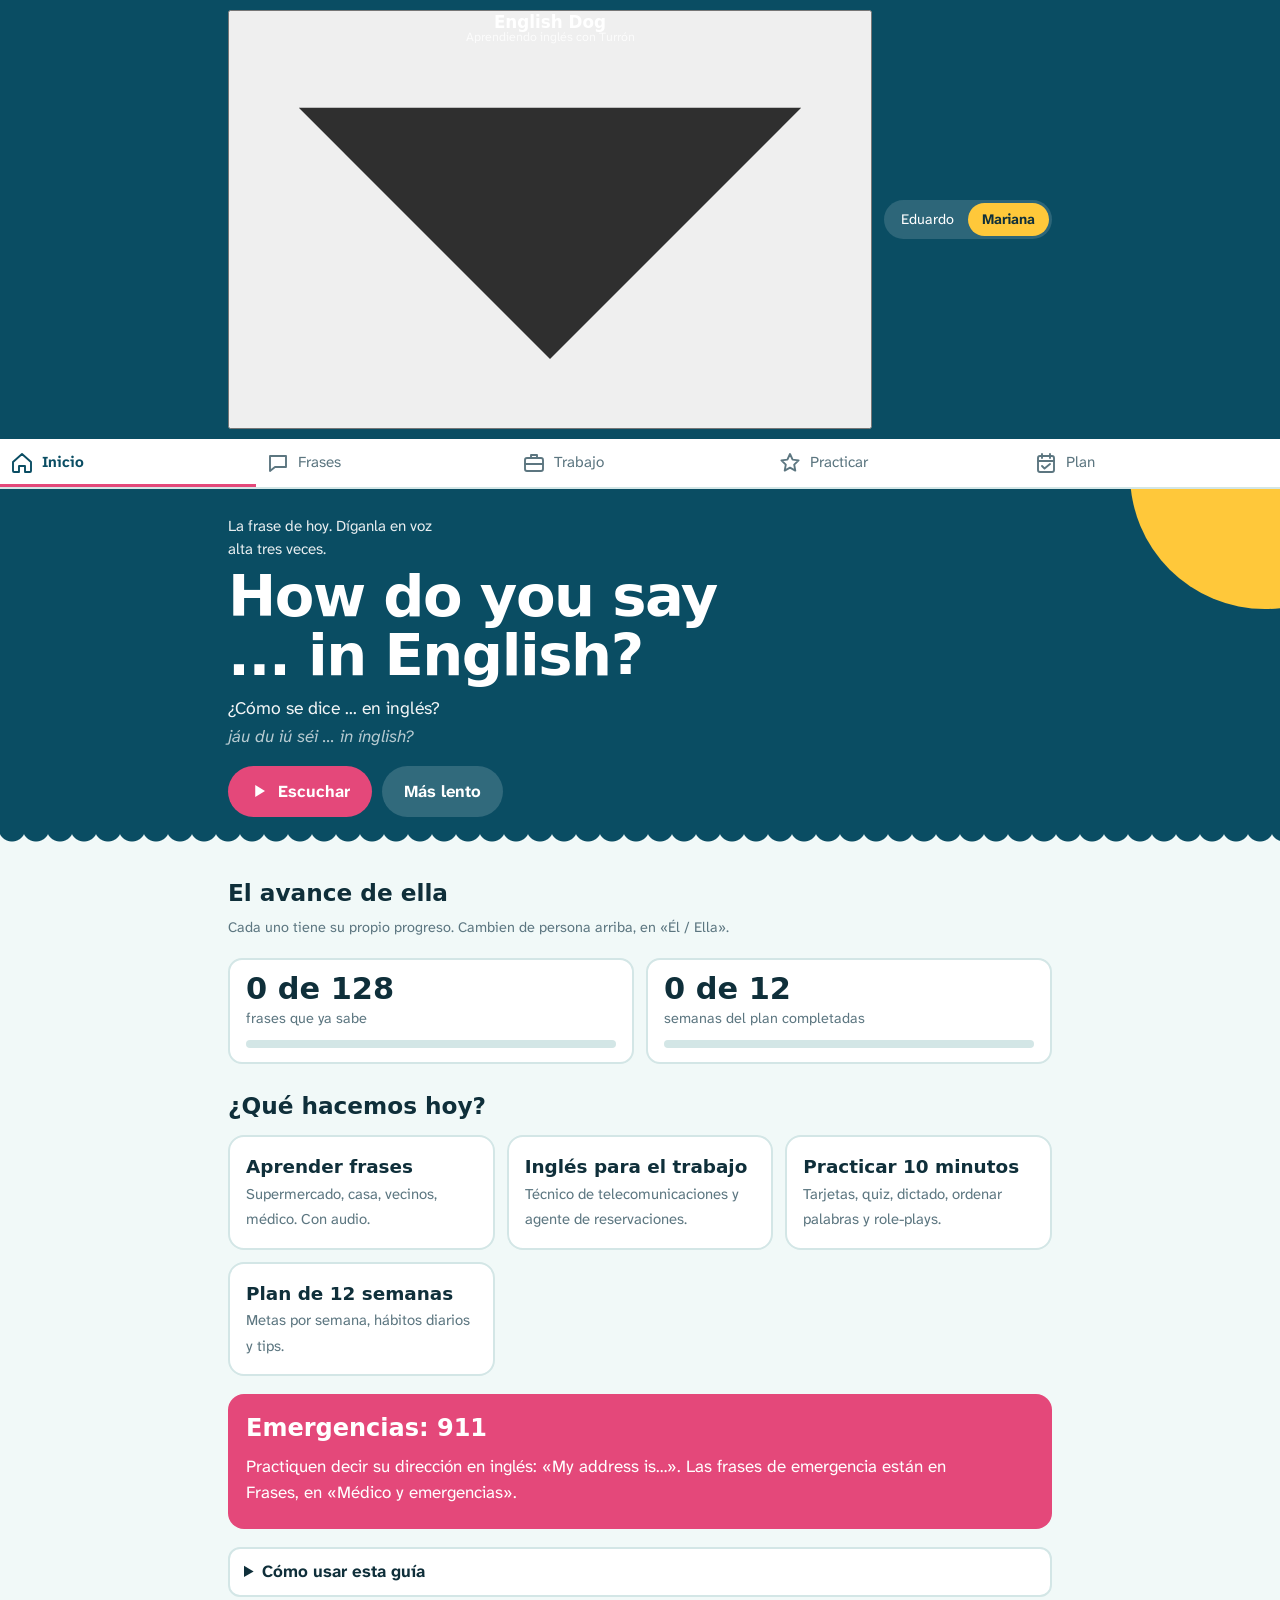
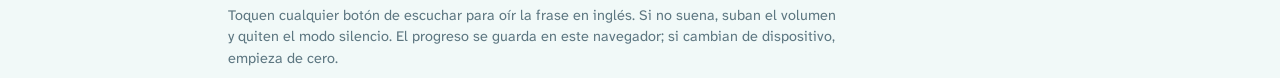
<file: src/base.html>
<!DOCTYPE html>
<html lang="es">
<head>
<meta charset="utf-8">
<meta name="viewport" content="width=device-width, initial-scale=1, viewport-fit=cover">
<title>English Dog: aprendiendo inglés con Turrón</title>
<meta name="theme-color" media="(prefers-color-scheme: light)" content="#5A2F0E">
<meta name="theme-color" media="(prefers-color-scheme: dark)" content="#8A4B17">
<meta name="color-scheme" content="light dark">
<link rel="icon" href="icons/icon-192.png">
<link rel="preconnect" href="https://fonts.googleapis.com">
<link href="https://fonts.googleapis.com/css2?family=Lexend:wght@500;600;700&family=Atkinson+Hyperlegible+Next:ital,wght@0,400;0,700;1,400&display=swap" rel="stylesheet">
<style>
:root{
  --foam:#F1F9F8; --paper:#FFFFFF; --ink:#0F2F3A; --soft:#5C7680; --line:#D3E6E6;
  --lagoon:#0B8A99; --deep:#0A4D63; --flamingo:#E4487A; --sun:#FFC83A; --aloe:#2F8F5B;
  --lagoon-t:#DDF2F3; --flamingo-t:#FCE4EC; --sun-t:#FFF3CF; --aloe-t:#DFF2E6;
  --display:"Bricolage Grotesque",system-ui,sans-serif; --body:"Atkinson Hyperlegible Next","Atkinson Hyperlegible",system-ui,sans-serif;
}
*{box-sizing:border-box}
html{scroll-behavior:smooth}
body{margin:0;background:var(--foam);color:var(--ink);font-family:var(--body);font-size:17px;line-height:1.5;padding-bottom:84px}
button{font:inherit;color:inherit;cursor:pointer}
button:focus-visible,input:focus-visible,select:focus-visible,textarea:focus-visible,summary:focus-visible{outline:3px solid var(--flamingo);outline-offset:2px}
h1,h2,h3{font-family:var(--display);line-height:1.12;margin:0}
h1{font-size:clamp(1.9rem,6vw,2.9rem);font-weight:800;letter-spacing:-.02em}
h2{font-size:1.45rem;font-weight:700;margin:1.8rem 0 .7rem}
h3{font-size:1.1rem;font-weight:700;color:var(--deep);margin:1.5rem 0 .5rem}
p{margin:.5rem 0;max-width:68ch}
.wrap{max-width:860px;margin:0 auto;padding:0 18px}

/* top bar */
.top{position:sticky;top:0;z-index:20;background:var(--deep);color:#fff}
.top .wrap{display:flex;align-items:center;gap:12px;padding-top:10px;padding-bottom:10px}
.brand{font-family:var(--display);font-weight:800;font-size:1.05rem;flex:1;line-height:1.1}
.brand small{display:block;font-family:var(--body);font-weight:400;font-size:.78rem;opacity:.8}
.who{display:flex;background:rgba(255,255,255,.14);border-radius:999px;padding:3px}
.who button{border:0;background:none;color:#fff;padding:6px 14px;border-radius:999px;font-size:.9rem}
.who button[aria-pressed=true]{background:var(--sun);color:var(--ink);font-weight:700}

/* tabs */
.tabs{position:fixed;left:0;right:0;bottom:0;z-index:30;background:var(--paper);border-top:2px solid var(--line);display:flex;justify-content:center}
.tabs button{flex:1;max-width:150px;border:0;background:none;padding:9px 4px 11px;font-size:.78rem;color:var(--soft);display:flex;flex-direction:column;align-items:center;gap:2px}
.tabs svg{width:24px;height:24px;stroke:currentColor;fill:none;stroke-width:1.9;stroke-linecap:round;stroke-linejoin:round}
.tabs button[aria-current=page]{color:var(--deep);font-weight:700;box-shadow:inset 0 3px 0 var(--flamingo)}

/* hero */
.hero{background:var(--deep);color:#fff;position:relative;overflow:hidden;padding:26px 0 34px}
.hero::before{content:"";position:absolute;right:-120px;top:-150px;width:270px;height:270px;border-radius:50%;background:var(--sun)}
.hero::after{content:"";position:absolute;left:0;right:0;bottom:-1px;height:18px;background:
  radial-gradient(circle at 12px -6px,transparent 13px,var(--foam) 14px) 0 0/24px 18px repeat-x}
.hero .wrap{position:relative}
.hero .kicker{font-size:.95rem;opacity:.9;margin:0 0 8px;max-width:22ch}
.daily{font-family:var(--display);font-weight:800;font-size:clamp(2rem,8vw,3.6rem);line-height:1.02;letter-spacing:-.025em;margin:0 0 10px;max-width:14ch;text-wrap:balance}
.daily-es{font-size:1.1rem;margin:0;opacity:.95}
.daily-pr{font-style:italic;opacity:.7;margin:2px 0 16px}
.bigplay{display:inline-flex;align-items:center;gap:10px;border:0;background:var(--flamingo);color:#fff;font-weight:700;padding:13px 22px;border-radius:999px;font-size:1.05rem}
.bigplay.ghost{background:rgba(255,255,255,.16)}
.row{display:flex;gap:10px;flex-wrap:wrap}

/* generic pieces */
.btn{border:2px solid var(--deep);background:var(--paper);color:var(--deep);font-weight:700;padding:10px 18px;border-radius:999px}
.btn.fill{background:var(--deep);color:#fff}
.btn.pink{background:var(--flamingo);border-color:var(--flamingo);color:#fff}
.btn.small{padding:6px 12px;font-size:.88rem}
.btn:disabled{opacity:.4;cursor:default}
.stats{display:grid;grid-template-columns:repeat(auto-fit,minmax(150px,1fr));gap:12px;margin:20px 0}
.stat{background:var(--paper);border:2px solid var(--line);border-radius:14px;padding:14px 16px}
.stat b{font-family:var(--display);font-size:1.9rem;display:block;line-height:1}
.stat span{color:var(--soft);font-size:.9rem}
.meter{height:8px;border-radius:9px;background:var(--line);margin-top:10px;overflow:hidden}
.meter i{display:block;height:100%;background:var(--aloe);border-radius:9px}
.box{border-left:6px solid var(--lagoon);background:var(--lagoon-t);border-radius:4px 14px 14px 4px;padding:12px 16px;margin:14px 0}
.box.tip{border-color:var(--sun);background:var(--sun-t)}
.box.warn{border-color:var(--flamingo);background:var(--flamingo-t)}
.box strong.t{display:block;font-family:var(--display);margin-bottom:2px}
ul.bl{padding-left:1.2rem;margin:.5rem 0}
ul.bl li{margin:.35rem 0;max-width:68ch}

.chips{display:flex;gap:8px;overflow-x:auto;padding:14px 18px;margin:0 -18px;scrollbar-width:thin}
.chips button{white-space:nowrap;border:2px solid var(--line);background:var(--paper);border-radius:999px;padding:8px 15px;font-size:.93rem}
.chips button[aria-pressed=true]{background:var(--ink);border-color:var(--ink);color:#fff;font-weight:700}

/* phrase rows */
.phr{background:var(--paper);border:2px solid var(--line);border-radius:14px;margin:8px 0;display:grid;grid-template-columns:auto 1fr auto;gap:4px 12px;padding:11px 12px;align-items:start}
.phr.known{border-color:var(--aloe);background:var(--aloe-t)}
.play{width:44px;height:44px;border-radius:50%;border:0;background:var(--lagoon);color:#fff;display:grid;place-items:center;flex:none}
.play svg{width:18px;height:18px;fill:currentColor}
.play.speaking{background:var(--flamingo)}
.phr .en{font-weight:700;font-size:1.08rem}
.phr .pr{font-style:italic;color:var(--soft);font-size:.92rem}
.phr .es{font-size:.98rem}
.phr .side{display:flex;flex-direction:column;gap:6px;align-items:center}
.slow{border:0;background:none;font-size:.82rem;color:var(--lagoon);text-decoration:underline;padding:8px 4px}
.know{width:42px;height:42px;border-radius:10px;border:2px solid var(--line);background:var(--paper);display:grid;place-items:center;font-weight:700;color:transparent}
.known .know{background:var(--aloe);border-color:var(--aloe);color:#fff}
.vgrid{display:grid;grid-template-columns:repeat(auto-fill,minmax(210px,1fr));gap:8px;margin:8px 0}
.v{text-align:left;border:2px solid var(--line);background:var(--paper);border-radius:12px;padding:8px 12px;display:flex;flex-direction:column}
.v b{font-size:1rem}.v span{color:var(--soft);font-size:.9rem}
.v.speaking{border-color:var(--flamingo)}
.dlg{background:var(--paper);border:2px solid var(--deep);border-radius:16px;padding:14px;margin:16px 0}
.dlg h4{font-family:var(--display);margin:0 0 8px;font-size:1.05rem;display:flex;justify-content:space-between;align-items:center;gap:8px;flex-wrap:wrap}
.ln{display:grid;grid-template-columns:auto 1fr;gap:10px;padding:7px 0;border-top:1px dashed var(--line)}
.ln .play{width:36px;height:36px}
.ln .whoL{font-size:.8rem;color:var(--flamingo);font-weight:700}
.ln .es{color:var(--soft);font-size:.93rem}
.hide-es .ln .es{visibility:hidden}
table.t{width:100%;border-collapse:collapse;margin:10px 0;background:var(--paper);border-radius:12px;overflow:hidden}
table.t td{padding:10px 12px;border-bottom:1px solid var(--line);vertical-align:top}
table.t td:first-child{font-weight:700;width:30%}

/* practice */
.modes{display:grid;grid-template-columns:repeat(auto-fit,minmax(230px,1fr));gap:12px;margin:16px 0}
.mode{text-align:left;border:2px solid var(--line);background:var(--paper);border-radius:16px;padding:16px}
.mode b{font-family:var(--display);font-size:1.15rem;display:block}
.mode span{color:var(--soft);font-size:.93rem}
@media (hover:hover) and (pointer:fine){.mode:hover{border-color:var(--lagoon)}}
.mode i{font-style:normal;display:inline-block;width:38px;height:38px;border-radius:11px;margin-bottom:8px;display:grid;place-items:center;font-weight:800;font-family:var(--display)}
.stage{background:var(--paper);border:2px solid var(--deep);border-radius:20px;padding:22px;margin:16px 0;text-align:center}
.stage .q{font-family:var(--display);font-size:clamp(1.4rem,5vw,2rem);font-weight:700;margin:10px 0 4px;text-wrap:balance}
.stage .sub{color:var(--soft);margin:0 0 14px}
.opts{display:grid;gap:9px;margin:14px 0;text-align:left}
.opt{border:2px solid var(--line);background:var(--foam);border-radius:12px;padding:12px 14px;text-align:left}
.opt.ok{border-color:var(--aloe);background:var(--aloe-t);font-weight:700}
.opt.bad{border-color:var(--flamingo);background:var(--flamingo-t)}
.words{display:flex;flex-wrap:wrap;gap:8px;justify-content:center;min-height:52px;padding:8px;border-radius:12px}
.words.ans{border:2px dashed var(--line);margin-bottom:10px}
.w{border:2px solid var(--deep);background:var(--paper);border-radius:10px;padding:7px 13px;font-weight:700}
.fb{font-weight:700;min-height:1.6em;margin:10px 0}
.fb.ok{color:var(--aloe)}.fb.bad{color:var(--flamingo)}
.card{perspective:1000px;margin:12px auto;max-width:460px}
.card button{width:100%;min-height:210px;border:2px solid var(--deep);border-radius:20px;background:var(--sun-t);padding:22px;font-size:1rem}
.card.flip button{background:var(--lagoon-t)}
.inp{font:inherit;border:2px solid var(--line);border-radius:10px;padding:9px 12px;background:#fff;color:var(--ink);max-width:100%}
.inp.ok{border-color:var(--aloe);background:var(--aloe-t)}
.inp.bad{border-color:var(--flamingo);background:var(--flamingo-t)}
.inp.s{width:6.5em;padding:4px 8px}
.ex{background:var(--paper);border:2px solid var(--line);border-radius:16px;padding:14px 16px;margin:14px 0}
.ex ol{padding-left:1.3rem;margin:.4rem 0}.ex li{margin:.6rem 0}
.ex .inp.w100{width:100%;margin-top:4px}
details{background:var(--paper);border:2px solid var(--line);border-radius:12px;padding:10px 14px;margin:8px 0}
summary{font-weight:700;cursor:pointer}
select.inp{padding-right:28px}
.bar{display:flex;gap:10px;align-items:center;flex-wrap:wrap;margin:12px 0}
.spell{font-family:var(--display);font-size:2.4rem;font-weight:800;letter-spacing:.08em}

/* plan */
.wk{display:grid;grid-template-columns:auto 1fr;gap:12px;background:var(--paper);border:2px solid var(--line);border-radius:14px;padding:12px 14px;margin:8px 0;align-items:start;cursor:pointer}
.wk.done{border-color:var(--aloe);background:var(--aloe-t)}
.wk input{width:24px;height:24px;accent-color:var(--aloe);margin-top:3px}
.wk b{font-family:var(--display)}
.wk small{display:block;color:var(--soft);font-size:.9rem}
.trk{width:100%;border-collapse:collapse;background:var(--paper);border-radius:12px;overflow:hidden}
.trk th,.trk td{padding:8px 4px;border-bottom:1px solid var(--line);text-align:center;font-size:.92rem}
.trk td:first-child,.trk th:first-child{text-align:left;padding-left:12px}
.trk input{width:22px;height:22px;accent-color:var(--lagoon)}
.sos{background:var(--flamingo);color:#fff;border-radius:16px;padding:16px 18px;margin:18px 0}
.sos b{font-family:var(--display);font-size:1.5rem}
.note{color:var(--soft);font-size:.9rem}
@media (min-width:760px){
  body{padding-bottom:0;padding-top:0}
  .tabs{position:sticky;top:0;bottom:auto;border-top:0;border-bottom:2px solid var(--line);order:-1}
  .tabs button{flex-direction:row;gap:8px;font-size:.95rem;padding:12px 10px;max-width:none}
  .tabs button[aria-current=page]{box-shadow:inset 0 -3px 0 var(--flamingo)}
  .top{position:static}
}
@media (prefers-reduced-motion:reduce){html{scroll-behavior:auto}}
.tabs{padding-bottom:env(safe-area-inset-bottom,0)}
button,summary,label{-webkit-tap-highlight-color:transparent;touch-action:manipulation}
html{-webkit-text-size-adjust:100%}
</style>
</head>
<body>
<header class="top"><div class="wrap">
  <button class="brand" id="petBtn" type="button" aria-haspopup="dialog" aria-label="Cambiar de mascota"><span class="logo"></span><span>English Dog<small>Aprendiendo inglés con <span class="petname">Turrón</span><svg class="chev" viewBox="0 0 10 6" aria-hidden="true"><path d="M1 1l4 4 4-4"/></svg></small></span></button>
  <div class="who" role="group" aria-label="¿Quién estudia ahora?">
    <button data-who="el">Eduardo</button><button data-who="ella">Mariana</button>
  </div>
</div></header>
<nav class="tabs" aria-label="Secciones">
  <button data-tab="inicio"><svg viewBox="0 0 24 24"><path d="M3 11l9-8 9 8v9a1 1 0 0 1-1 1h-5v-6H9v6H4a1 1 0 0 1-1-1z"/></svg>Inicio</button>
  <button data-tab="frases"><svg viewBox="0 0 24 24"><path d="M4 5h16v11H9l-5 4z"/></svg>Frases</button>
  <button data-tab="trabajo"><svg viewBox="0 0 24 24"><rect x="3" y="7" width="18" height="13" rx="2"/><path d="M9 7V4h6v3M3 13h18"/></svg>Trabajo</button>
  <button data-tab="practicar"><svg viewBox="0 0 24 24"><path d="M12 3l2.6 5.6 6 .8-4.4 4.2 1.1 6-5.3-3-5.3 3 1.1-6L3.4 9.4l6-.8z"/></svg>Practicar</button>
  <button data-tab="plan"><svg viewBox="0 0 24 24"><rect x="4" y="5" width="16" height="16" rx="2"/><path d="M8 3v4M16 3v4M4 10h16M8 15l2.5 2.5L16 13"/></svg>Plan</button>
</nav>
<main id="view"></main>

<script id="data" type="application/json">{"rec": [{"t": "h1", "title": "Bienvenidos", "sub": "Cómo usar esta guía (léanla juntos primero)"}, {"t": "p", "text": "Esta guía está hecha para dos personas que acaban de llegar a Aruba y necesitan comunicarse en inglés <b>desde ya<\/b>: en el supermercado, con los vecinos, en el banco y, sobre todo, en el trabajo. No es un libro de gramática: es una caja de herramientas para hablar."}, {"t": "p", "text": "En Aruba los idiomas oficiales son el papiamento y el neerlandés, pero el inglés y el español se usan muchísimo, sobre todo en turismo, servicio al cliente y comercio. Eso es una ventaja: van a escuchar inglés todos los días y mucha gente tendrá paciencia con ustedes."}, {"t": "h2", "title": "Cómo está organizada"}, {"t": "bullets", "items": ["<b>Parte 1 – Tips para aprender rápido:<\/b> hábitos que funcionan para adultos ocupados.", "<b>Parte 2 – Pronunciación:<\/b> los errores típicos de los hispanohablantes y cómo corregirlos.", "<b>Parte 3 – Gramática mínima:<\/b> solo lo necesario para armar frases.", "<b>Parte 4 – Situaciones del día a día:<\/b> supermercado, casa, vecinos, banco, médico, transporte, restaurante y emergencias.", "<b>Parte 5 – Inglés para el trabajo:<\/b> una sección para el técnico de telecomunicaciones y otra para la agente de reservaciones.", "<b>Parte 6 – Ejercicios y juegos en pareja<\/b>, con respuestas al final.", "<b>Parte 7 – Plan de 12 semanas<\/b> y hoja de seguimiento."]}, {"t": "h2", "title": "Cómo leer la columna «Cómo suena»"}, {"t": "p", "text": "Para ayudarles al principio, muchas frases traen una pronunciación aproximada escrita «a la española». Es una muleta, no una regla: no es exacta. Úsenla para arrancar y luego escuchen el audio real (Google Translate, un diccionario en línea o YouTube) y repitan imitando."}, {"t": "box", "kind": "tip", "title": "★ Antes de empezar", "items": ["Lean esta guía con un lápiz en la mano. Marquen las frases que usan cada semana y tachen las que ya dicen sin pensar. Ver el progreso motiva muchísimo."]}, {"t": "h1", "title": "Parte 1 · Tips para aprender más rápido", "sub": "Hábitos pequeños, todos los días, valen más que horas sueltas el fin de semana"}, {"t": "box", "kind": "warn", "title": "♥ La ventaja de aprender en pareja", "items": ["Ustedes tienen algo que los estudiantes solos no tienen: un compañero de práctica en casa. Úsenlo. Corríjanse con cariño, hagan los role-plays de esta guía y compitan sanamente (¿quién aprende más palabras esta semana?)."]}, {"t": "h1", "title": "Parte 2 · Pronunciación para hispanohablantes", "sub": "Los 8 errores más comunes y cómo arreglarlos"}, {"t": "h2", "title": "El alfabeto en inglés (¡vital para deletrear nombres!)"}, {"t": "p", "text": "En el trabajo de reservaciones y en el técnico van a deletrear nombres, correos y números de serie todo el tiempo. Aprendan el alfabeto y el código fonético internacional:"}, {"t": "vocab", "rows": [["A – ei", "Alpha"], ["B – bi", "Bravo"], ["C – si", "Charlie"], ["D – di", "Delta"], ["E – i", "Echo"], ["F – ef", "Foxtrot"], ["G – dyi", "Golf"], ["H – eich", "Hotel"], ["I – ai", "India"], ["J – dyei", "Juliet"], ["K – kei", "Kilo"], ["L – el", "Lima"], ["M – em", "Mike"], ["N – en", "November"], ["O – ou", "Oscar"], ["P – pi", "Papa"], ["Q – kiu", "Quebec"], ["R – ar", "Romeo"], ["S – es", "Sierra"], ["T – ti", "Tango"], ["U – iu", "Uniform"], ["V – vi", "Victor"], ["W – dábel-iu", "Whiskey"], ["X – ex", "X-ray"], ["Y – uái", "Yankee"], ["Z – zi / zed", "Zulu"]]}, {"t": "box", "kind": "tip", "title": "★ Cuidado", "items": ["Las letras que más confunden: <b>E<\/b> («i») vs. <b>I<\/b> («ai»); <b>G<\/b> («dyi») vs. <b>J<\/b> («dyei»); <b>A<\/b> («ei») vs. <b>E<\/b> («i»). Al deletrear un correo: <b>@<\/b> = «at», <b>.<\/b> = «dot», <b>_<\/b> = «underscore», <b>-<\/b> = «dash»."]}, {"t": "h1", "title": "Parte 3 · Gramática mínima para sobrevivir", "sub": "Con estas 6 estructuras pueden decir casi todo"}, {"t": "h3", "title": "1. Verbo TO BE (ser / estar)"}, {"t": "phrases", "rows": [["I <b>am<\/b> from Venezuela. / I'm tired.", "ái am from... / áim táierd", "Soy de Venezuela. / Estoy cansado(a)."], ["He <b>is<\/b> a technician. / She's at work.", "ji is a teknishan", "Él es técnico. / Ella está en el trabajo."], ["We <b>are<\/b> new in Aruba.", "uí ar niú in arúba", "Somos nuevos en Aruba."], ["<b>Is<\/b> it open? / <b>Are<\/b> you busy?", "is it óupen?", "¿Está abierto? / ¿Estás ocupado?"]]}, {"t": "h3", "title": "2. Presente simple (rutinas)"}, {"t": "p", "text": "Igual para todos, pero con <b>he/she/it<\/b> se agrega <b>-s<\/b>: <i>I work / he work<b>s<\/b><\/i>. Negativo: <i>I <b>don't<\/b> work / she <b>doesn't<\/b> work<\/i>. Pregunta: <i><b>Do<\/b> you work here? <b>Does<\/b> he speak Spanish?<\/i>"}, {"t": "h3", "title": "3. Presente continuo (lo que pasa ahora)"}, {"t": "p", "text": "<b>am/is/are + verbo-ing<\/b>: <i>I'm cooking. He's installing the modem. We're looking for an apartment.<\/i>"}, {"t": "h3", "title": "4. Pasado simple"}, {"t": "p", "text": "Regular: verbo + <b>-ed<\/b> (<i>worked, called, booked<\/i>). Irregulares importantes: <i>go → went, have → had, buy → bought, pay → paid, get → got, see → saw, do → did, make → made, say → said, come → came<\/i>. Pregunta y negativo con <b>did<\/b>: <i>Did you call? I didn't see it.<\/i>"}, {"t": "h3", "title": "5. Futuro"}, {"t": "p", "text": "<b>going to<\/b> para planes: <i>We're going to visit the beach on Sunday.<\/i> <b>will<\/b> para decisiones y promesas en el momento: <i>I'll check that for you. I'll call you back.<\/i> (¡Muy útil en el trabajo!)"}, {"t": "h3", "title": "6. Pedir con cortesía: can / could / would"}, {"t": "phrases", "rows": [["<b>Can<\/b> I pay with card?", "kan ái péi uiz kard?", "¿Puedo pagar con tarjeta?"], ["<b>Could<\/b> you repeat that, please?", "kud iú ripít dat, plis?", "¿Podría repetir eso, por favor?"], ["<b>Would<\/b> you like a receipt?", "uud iú láik a risít?", "¿Le gustaría un recibo?"], ["I <b>would like<\/b> / I'd like a coffee.", "áid láik a cófi", "Quisiera un café."]]}, {"t": "box", "kind": "tip", "title": "★ Las palabras «W»", "items": ["Las preguntas con palabra interrogativa: <b>What<\/b> (qué), <b>Where<\/b> (dónde), <b>When<\/b> (cuándo), <b>Who<\/b> (quién), <b>Why<\/b> (por qué), <b>How<\/b> (cómo), <b>How much<\/b> (cuánto cuesta), <b>How many<\/b> (cuántos), <b>What time<\/b> (a qué hora), <b>Which<\/b> (cuál)."]}, {"t": "h1", "title": "Parte 4 · Situaciones del día a día", "sub": "Empiecen por aquí: las frases que más van a usar"}, {"t": "h2", "title": "Frases de supervivencia (memorícenlas esta semana)"}, {"t": "phrases", "rows": [["Hello! / Good morning / Good afternoon", "jelóu / gud mórning / gud áfternun", "¡Hola! / Buenos días / Buenas tardes"], ["How are you? — Fine, thanks. And you?", "jáu ar iú? — fáin, zenks. end iú?", "¿Cómo está? — Bien, gracias. ¿Y usted?"], ["Sorry, I don't understand.", "sóri, ái dóunt anderstánd", "Disculpe, no entiendo."], ["Can you speak slowly, please?", "kan iú spik slóuli, plis?", "¿Puede hablar despacio, por favor?"], ["Can you repeat that, please?", "kan iú ripít dat, plis?", "¿Puede repetir, por favor?"], ["How do you say ... in English?", "jáu du iú séi ... in ínglish?", "¿Cómo se dice ... en inglés?"], ["What does ... mean?", "uát das ... min?", "¿Qué significa ...?"], ["Do you speak Spanish?", "du iú spik spánish?", "¿Habla español?"], ["My English is not very good, I'm learning.", "mái ínglish is not véri gud, áim lérning", "Mi inglés no es muy bueno, estoy aprendiendo."], ["Can you write it down, please?", "kan iú ráit it dáun, plis?", "¿Me lo puede escribir, por favor?"], ["Excuse me, where is ...?", "ekskiús mi, uér is...?", "Disculpe, ¿dónde está...?"], ["Thank you very much! / You're welcome.", "zenk iú véri mach / iór uélcam", "¡Muchas gracias! / De nada."], ["No problem. / Of course.", "nou próblem / of cors", "No hay problema. / Claro."], ["Have a nice day! — You too!", "jav a náis déi — iú tu", "¡Que tenga buen día! — ¡Igualmente!"]]}, {"t": "box", "kind": "tip", "title": "★ Bonus local", "items": ["En Aruba también escucharán papiamento. Unas palabras para quedar bien: <b>Bon dia<\/b> (buenos días), <b>Bon tardi<\/b> (buenas tardes), <b>Danki<\/b> (gracias), <b>Con ta bai?<\/b> (¿cómo estás?), <b>Mi ta bon<\/b> (estoy bien). Los arubianos aprecian mucho el esfuerzo."]}, {"t": "h1", "title": "En el supermercado", "sub": "At the supermarket / grocery store"}, {"t": "h3", "title": "Vocabulario"}, {"t": "vocab", "rows": [["cart / basket", "carrito / cesta"], ["aisle", "pasillo"], ["checkout / cashier", "caja / cajero(a)"], ["receipt", "recibo"], ["bag (plastic / paper)", "bolsa"], ["price / on sale", "precio / en oferta"], ["cash / card", "efectivo / tarjeta"], ["change", "vuelto / cambio"], ["produce", "frutas y verduras"], ["dairy", "lácteos"], ["meat / chicken / fish", "carne / pollo / pescado"], ["bakery", "panadería"], ["frozen food", "congelados"], ["cleaning products", "productos de limpieza"], ["a pound / a kilo", "una libra / un kilo"], ["a dozen eggs", "una docena de huevos"], ["a loaf of bread", "un pan (de molde)"], ["a bottle of water", "una botella de agua"], ["a can of beans", "una lata de frijoles"], ["expiration date", "fecha de vencimiento"]]}, {"t": "h3", "title": "Frases útiles"}, {"t": "phrases", "rows": [["Excuse me, where can I find the rice?", "ekskiús mi, uér kan ái fáind de ráis?", "Disculpe, ¿dónde encuentro el arroz?"], ["Is it in aisle 5?", "is it in áil fáiv?", "¿Está en el pasillo 5?"], ["How much is this?", "jáu mach is dis?", "¿Cuánto cuesta esto?"], ["Do you have ... ?", "du iú jav...?", "¿Tienen ...?"], ["Can I get half a pound of ham, please?", "kan ái guet jaf a páund of jam, plis?", "¿Me da media libra de jamón?"], ["Sliced, please. / Thin, please.", "sláist, plis / zin, plis", "En rebanadas / Delgado, por favor."], ["Can I pay with card?", "kan ái péi uiz kard?", "¿Puedo pagar con tarjeta?"], ["Do you accept US dollars?", "du iú aksépt iú-es dólars?", "¿Aceptan dólares?"], ["I don't need a bag, thanks.", "ái dóunt nid a bag, zenks", "No necesito bolsa, gracias."], ["Can I have the receipt?", "kan ái jav de risít?", "¿Me da el recibo?"]]}, {"t": "dialog", "title": "en la caja", "lines": [["Cashier", "Hi! Did you find everything okay?", "¡Hola! ¿Encontró todo bien?"], ["You", "Yes, thank you. Do you accept credit cards?", "Sí, gracias. ¿Aceptan tarjetas de crédito?"], ["Cashier", "Yes, we do. Do you need a bag?", "Sí. ¿Necesita bolsa?"], ["You", "Yes, two bags, please.", "Sí, dos bolsas, por favor."], ["Cashier", "Your total is 85 florins. Insert or tap your card.", "Su total es 85 florines. Inserte o acerque su tarjeta."], ["You", "Thank you! Have a nice day.", "¡Gracias! Que tenga buen día."]]}, {"t": "box", "kind": "tip", "title": "★ Ejercicio de la vida real", "items": ["Antes de ir al súper, escriban la lista de compras <b>en inglés<\/b>. Es el ejercicio más fácil y útil de toda la semana. En Aruba la moneda es el florín arubeño (AWG), y en muchos lugares también aceptan dólares: pregunten siempre en qué moneda les dan el vuelto (<i>«Is the change in florins or dollars?»<\/i>)."]}, {"t": "h1", "title": "En la casa", "sub": "At home: rutina, cocina, mantenimiento y conversación en pareja"}, {"t": "h3", "title": "Partes de la casa y objetos (¡para etiquetar!)"}, {"t": "vocab", "rows": [["living room", "sala"], ["bedroom", "dormitorio"], ["bathroom", "baño"], ["kitchen", "cocina"], ["fridge", "nevera"], ["stove / oven", "estufa / horno"], ["microwave", "microondas"], ["sink", "fregadero / lavamanos"], ["washing machine", "lavadora"], ["dryer", "secadora"], ["air conditioner (AC)", "aire acondicionado"], ["fan", "ventilador"], ["light switch", "interruptor"], ["outlet", "enchufe (pared)"], ["faucet / tap", "grifo / llave"], ["trash can", "bote de basura"], ["closet", "clóset"], ["key / lock", "llave / cerradura"], ["broom / mop", "escoba / trapeador"], ["dishes", "platos"]]}, {"t": "h3", "title": "Rutina diaria — para practicar juntos"}, {"t": "phrases", "rows": [["I wake up at 6. / I take a shower.", "ái uéik ap at six / ái téik a sháuer", "Me despierto a las 6. / Me ducho."], ["What do you want for breakfast?", "uát du iú uánt for brékfast?", "¿Qué quieres desayunar?"], ["I'm going to work. See you later!", "áim góing tu uork. si iú léiter", "Me voy al trabajo. ¡Nos vemos!"], ["How was your day?", "jáu uas iór déi?", "¿Cómo te fue hoy?"], ["It was good / busy / long / stressful.", "it uas gud / bísi / long / strésful", "Fue bueno / ocupado / largo / estresante."], ["Can you help me with the dishes?", "kan iú jelp mi uiz de díshis?", "¿Me ayudas con los platos?"], ["Let's cook dinner together.", "lets kuk díner tuguéder", "Cocinemos la cena juntos."], ["We need to buy milk and eggs.", "uí nid tu bái milk end egs", "Tenemos que comprar leche y huevos."], ["Don't forget to pay the electricity bill.", "dóunt forguét tu péi de electrísiti bil", "No olvides pagar la luz."], ["Turn on / turn off the AC, please.", "tern on / tern of de ei-si", "Prende / apaga el aire, por favor."], ["I'm tired. Let's go to bed.", "áim táierd. lets gou tu bed", "Estoy cansado(a). Vamos a dormir."]]}, {"t": "h3", "title": "Con el casero o un técnico en casa"}, {"t": "phrases", "rows": [["The AC is not working.", "de ei-si is not uórking", "El aire no funciona."], ["There is a leak in the bathroom.", "der is a lik in de bázrum", "Hay una fuga en el baño."], ["When can you come to fix it?", "uén kan iú kam tu fix it?", "¿Cuándo puede venir a arreglarlo?"], ["The rent is due on the first of the month.", "de rent is du on de ferst of de manz", "La renta se paga el primero de cada mes."]]}, {"t": "box", "kind": "tip", "title": "★ Juego de la cena: «Three things»", "items": ["Cada noche, durante la cena, cada uno cuenta en inglés <b>tres cosas<\/b> que hizo en el día, usando el pasado: <i>«Today I worked a lot. I talked to a customer. I bought bread.»<\/i> El otro hace una pregunta: <i>«Who did you talk to?»<\/i>"]}, {"t": "h1", "title": "Vecinos, compañeros y «small talk»", "sub": "Conversación corta y amable: la clave para hacer amigos"}, {"t": "phrases", "rows": [["Hi, I'm María. We just moved in next door.", "jái, áim maría. uí yast muvd in next dor", "Hola, soy María. Nos acabamos de mudar al lado."], ["Nice to meet you!", "náis tu mit iú", "¡Mucho gusto!"], ["Where are you from? — I'm from ...", "uér ar iú from? — áim from...", "¿De dónde eres? — Soy de ..."], ["How long have you lived in Aruba?", "jáu long jav iú livd in arúba?", "¿Cuánto tiempo llevas viviendo en Aruba?"], ["We've been here for two months.", "uív bin jíer for tu manz", "Llevamos dos meses aquí."], ["What do you do? — I work in telecommunications.", "uát du iú du? — ái uork in télecomiunikéishons", "¿A qué te dedicas? — Trabajo en telecomunicaciones."], ["I'm a reservations agent.", "áim a reservéishons éiyent", "Soy agente de reservaciones."], ["It's so hot today! / What a beautiful day!", "its sou jot tudéi / uát a biútiful déi", "¡Qué calor hace hoy! / ¡Qué día tan bonito!"], ["Can you recommend a good restaurant / beach?", "kan iú rekoménd a gud réstorant / bich?", "¿Me recomiendas un buen restaurante / playa?"], ["What do you like to do on weekends?", "uát du iú láik tu du on uíkends?", "¿Qué te gusta hacer los fines de semana?"], ["Let me know if you need anything.", "let mi nóu if iú nid énizing", "Avísame si necesitas algo."]]}, {"t": "h2", "title": "Banco, gobierno y trámites"}, {"t": "phrases", "rows": [["I'd like to open a bank account.", "áid láik tu óupen a bank akáunt", "Quisiera abrir una cuenta bancaria."], ["What documents do I need?", "uát dókiuments du ái nid?", "¿Qué documentos necesito?"], ["Here is my passport and my work permit.", "jíer is mái pásport end mái uork pérmit", "Aquí está mi pasaporte y mi permiso de trabajo."], ["I have an appointment at 10.", "ái jav an apóintment at ten", "Tengo una cita a las 10."], ["Where do I sign? / Do I fill out this form?", "uér du ái sáin? / du ái fil áut dis form?", "¿Dónde firmo? / ¿Lleno este formulario?"], ["How long does it take?", "jáu long das it téik?", "¿Cuánto tiempo tarda?"], ["Can I take a number?", "kan ái téik a námber?", "¿Puedo sacar un número / turno?"]]}, {"t": "h1", "title": "Médico y farmacia", "sub": "At the doctor / pharmacy"}, {"t": "vocab", "rows": [["headache", "dolor de cabeza"], ["stomachache", "dolor de estómago"], ["sore throat", "dolor de garganta"], ["fever", "fiebre"], ["cough", "tos"], ["cold / flu", "resfriado / gripe"], ["allergy", "alergia"], ["prescription", "receta médica"], ["pill / tablet", "pastilla"], ["insurance", "seguro"], ["appointment", "cita"], ["blood test", "examen de sangre"]]}, {"t": "phrases", "rows": [["I need to see a doctor.", "ái nid tu si a dóctor", "Necesito ver a un médico."], ["I'd like to make an appointment.", "áid láik tu méik an apóintment", "Quisiera hacer una cita."], ["I have a headache and a fever.", "ái jav a jédeik end a fíver", "Tengo dolor de cabeza y fiebre."], ["It hurts here.", "it jerts jíer", "Me duele aquí."], ["Since yesterday / for three days.", "sins iésterdei / for zri déis", "Desde ayer / desde hace tres días."], ["I'm allergic to penicillin.", "áim alérgic tu penisílin", "Soy alérgico(a) a la penicilina."], ["How many times a day?", "jáu méni táims a déi?", "¿Cuántas veces al día?"], ["Do I need a prescription for this?", "du ái nid a prescrípshon for dis?", "¿Necesito receta para esto?"], ["Here is my insurance card.", "jíer is mái inshúrans kard", "Aquí está mi tarjeta del seguro."]]}, {"t": "h2", "title": "Transporte, restaurante y emergencias"}, {"t": "phrases", "rows": [["Does this bus go to Oranjestad?", "das dis bas gou tu oranyestad?", "¿Este bus va a Oranjestad?"], ["How much is the fare?", "jáu mach is de fer?", "¿Cuánto es el pasaje?"], ["Please take me to this address.", "plis téik mi tu dis adrés", "Por favor lléveme a esta dirección."], ["A table for two, please.", "a téibol for tu, plis", "Una mesa para dos, por favor."], ["Can we see the menu? / The check, please.", "kan uí si de méniu? / de chek, plis", "¿Nos trae el menú? / La cuenta, por favor."], ["Is the tip included?", "is de tip inclúded?", "¿La propina está incluida?"], ["<b>Help!<\/b> / Call an ambulance!", "jelp / col an ámbiulans", "¡Ayuda! / ¡Llame una ambulancia!"], ["There's been an accident.", "ders bin an áksident", "Hubo un accidente."], ["My address is ...", "mái adrés is...", "Mi dirección es ..."]]}, {"t": "box", "kind": "warn", "title": "⚠ Importante", "items": ["En Aruba el número de emergencias es el <b>911<\/b>. Practiquen juntos, en voz alta, cómo decir su dirección completa en inglés y cómo describir la emergencia en una frase: <i>«My husband fell and he is hurt. We are at [address].»<\/i> Escríbanla y péguenla en la nevera."]}, {"t": "h1", "title": "Parte 5 · Inglés para el trabajo", "sub": "A. Técnico de telecomunicaciones (para él)"}, {"t": "p", "text": "Buenas noticias: gran parte del vocabulario técnico ya está en inglés (router, modem, Wi-Fi, fiber, switch). El reto es la conversación con clientes, supervisores y compañeros. Aquí está lo esencial."}, {"t": "h3", "title": "Vocabulario técnico"}, {"t": "vocab", "rows": [["fiber optic cable", "cable de fibra óptica"], ["splice / splicing", "empalme / empalmar"], ["connector", "conector"], ["router / modem", "router / módem"], ["ONT (optical network terminal)", "terminal óptica (ONT)"], ["signal / signal strength", "señal / potencia de señal"], ["outage", "caída del servicio"], ["installation / setup", "instalación / configuración"], ["troubleshooting", "diagnóstico de fallas"], ["work order / ticket", "orden de trabajo / ticket"], ["cabinet / box", "gabinete / caja"], ["pole / ladder", "poste / escalera"], ["wall jack / outlet", "toma de pared"], ["drill", "taladro"], ["cable tester / power meter", "probador / medidor de potencia"], ["bandwidth / speed", "ancho de banda / velocidad"], ["password / network name", "contraseña / nombre de red"], ["reboot / reset", "reiniciar / restablecer"], ["damaged / broken / loose", "dañado / roto / flojo"], ["safety gear / harness", "equipo de seguridad / arnés"], ["helmet / gloves", "casco / guantes"], ["the field / on site", "en campo / en sitio"], ["customer premises", "domicilio del cliente"], ["downtime", "tiempo sin servicio"]]}, {"t": "h3", "title": "Con el cliente (llegar, explicar, terminar)"}, {"t": "phrases", "rows": [["Good morning, I'm the technician from [company].", "gud mórning, áim de teknishan from...", "Buenos días, soy el técnico de [empresa]."], ["I'm here to install your internet service.", "áim jíer tu instól iór ínternet sérvis", "Vengo a instalar su servicio de internet."], ["I'm here to check the problem with your connection.", "áim jíer tu chek de próblem uiz iór konékshon", "Vengo a revisar el problema con su conexión."], ["Can you show me where the modem is?", "kan iú shou mi uér de móudem is?", "¿Me muestra dónde está el módem?"], ["What is the problem exactly?", "uát is de próblem eksáktli?", "¿Cuál es el problema exactamente?"], ["When did the problem start?", "uén did de próblem start?", "¿Cuándo empezó el problema?"], ["I need to drill a small hole here. Is that okay?", "ái nid tu dril a smol jóul jíer. is dat okéi?", "Necesito hacer un hoyito aquí. ¿Está bien?"], ["It will take about one hour.", "it uil téik abáut uan áuer", "Tardará más o menos una hora."], ["The cable was damaged. I replaced it.", "de kéibol uas dámeyd. ái ripléist it", "El cable estaba dañado. Lo cambié."], ["Everything is working now.", "évrizing is uórking náu", "Ya todo funciona."], ["This is your Wi-Fi name and password.", "dis is iór uái-fai néim end pásuord", "Este es su nombre de Wi-Fi y contraseña."], ["If you have any problem, please call customer service.", "if iú jav éni próblem, plis col cástomer sérvis", "Si tiene algún problema, llame a servicio al cliente."], ["Can you sign here, please?", "kan iú sáin jíer, plis?", "¿Puede firmar aquí, por favor?"]]}, {"t": "h3", "title": "Con el supervisor y los compañeros"}, {"t": "phrases", "rows": [["I finished the job at [address].", "ái fínisht de yob at...", "Terminé el trabajo en [dirección]."], ["I need more cable / another connector.", "ái nid mor kéibol / anóder konéktor", "Necesito más cable / otro conector."], ["The customer wasn't home.", "de cástomer uásent jóum", "El cliente no estaba en casa."], ["There's no signal at the box.", "ders nou sígnal at de box", "No hay señal en la caja."], ["I think the problem is in the main line.", "ái zink de próblem is in de méin láin", "Creo que el problema está en la línea principal."], ["I'm on my way. / I'm running late.", "áim on mái uéi / áim rániŋ léit", "Voy en camino. / Voy con retraso."], ["Can you help me with this? / Can you show me how?", "kan iú jelp mi uiz dis? / ... shou mi jáu?", "¿Me ayudas con esto? / ¿Me enseñas cómo?"], ["Sorry, can you say that again more slowly?", "sóri, kan iú séi dat aguén mor slóuli?", "Perdón, ¿lo repites más despacio?"], ["Be careful! / Watch out!", "bi kérful / uách áut", "¡Ten cuidado! / ¡Cuidado!"]]}, {"t": "dialog", "title": "una visita técnica", "lines": [["Customer", "Hi! The internet has been down since yesterday.", "¡Hola! El internet no funciona desde ayer."], ["Tech", "Good morning. I'm sorry about that. Can I see the modem, please?", "Buenos días. Lo siento. ¿Puedo ver el módem?"], ["Customer", "Sure, it's in the living room.", "Claro, está en la sala."], ["Tech", "The red light is on. I'm going to check the cable outside.", "La luz roja está prendida. Voy a revisar el cable afuera."], ["Tech", "The connector was loose. I fixed it. Can you check your phone now?", "El conector estaba flojo. Lo arreglé. ¿Puede revisar su teléfono ahora?"], ["Customer", "Yes! It's working. Thank you so much!", "¡Sí! Ya funciona. ¡Muchas gracias!"], ["Tech", "You're welcome. Please sign here. Have a nice day!", "De nada. Por favor firme aquí. ¡Que tenga buen día!"]]}, {"t": "box", "kind": "tip", "title": "★ Tip para el técnico", "items": ["Prepara una «tarjeta de bolsillo» (o nota en el celular) con tus 10 frases de cliente más usadas. Léela en el carro antes de cada visita. En un mes las dirás de memoria. También practica decir números de teléfono, direcciones y números de serie en voz alta: es lo que más se usa en campo."]}, {"t": "h1", "title": "Inglés para el trabajo", "sub": "B. Agente de reservaciones (para ella)"}, {"t": "p", "text": "Las reservaciones siguen un guion bastante repetitivo. Esa es una gran ventaja: si dominas el guion, dominas el 80% de tus llamadas. Aquí hay frases útiles para hotel, aerolínea, tours o alquiler de autos; adapta las que correspondan a tu empresa."}, {"t": "h3", "title": "Vocabulario"}, {"t": "vocab", "rows": [["booking / reservation", "reserva"], ["availability", "disponibilidad"], ["to book", "reservar"], ["confirmation number", "número de confirmación"], ["check-in / check-out", "entrada / salida"], ["arrival / departure", "llegada / salida"], ["rate / price per night", "tarifa / precio por noche"], ["deposit", "depósito"], ["cancellation policy", "política de cancelación"], ["refund", "reembolso"], ["fully booked / sold out", "lleno / agotado"], ["single / double room", "habitación sencilla / doble"], ["ocean view", "vista al mar"], ["guest", "huésped"], ["adults / children", "adultos / niños"], ["flight number", "número de vuelo"], ["round trip / one way", "ida y vuelta / solo ida"], ["upgrade", "mejora de categoría"], ["special request", "solicitud especial"], ["taxes and fees", "impuestos y cargos"], ["to hold / on hold", "esperar / en espera"], ["to transfer a call", "transferir una llamada"]]}, {"t": "h3", "title": "El guion de una llamada"}, {"t": "phrases", "rows": [["Thank you for calling [company], this is [name]. How may I help you?", "zenk iú for cóling..., dis is... jáu mei ái jelp iú?", "Gracias por llamar a [empresa], habla [nombre]. ¿En qué puedo ayudarle?"], ["I'd be happy to help you with that.", "áid bi jápi tu jelp iú uiz dat", "Con gusto le ayudo con eso."], ["May I have your full name, please?", "méi ái jav iór ful néim, plis?", "¿Me da su nombre completo, por favor?"], ["Could you spell that for me, please?", "kud iú spel dat for mi, plis?", "¿Me lo podría deletrear?"], ["What dates are you looking for?", "uát déits ar iú lúking for?", "¿Qué fechas busca?"], ["How many guests will be staying?", "jáu méni guests uil bi stéiing?", "¿Cuántos huéspedes se hospedarán?"], ["Let me check the availability for you.", "let mi chek de aveilabíliti for iú", "Permítame revisar la disponibilidad."], ["Could you hold for a moment, please?", "kud iú jóuld for a móument, plis?", "¿Puede esperar un momento, por favor?"], ["Thank you for holding.", "zenk iú for jóulding", "Gracias por esperar."], ["We have a double room available for those dates.", "uí jav a dábel rum avéilabol for dóus déits", "Tenemos una habitación doble disponible para esas fechas."], ["The rate is 180 dollars per night, plus taxes.", "de réit is uán-éiti dólars per náit, plas táxes", "La tarifa es 180 dólares por noche, más impuestos."], ["Would you like me to book it for you?", "uud iú láik mi tu buk it for iú?", "¿Desea que se la reserve?"], ["Your confirmation number is ...", "iór konferméishon námber is...", "Su número de confirmación es ..."], ["You will receive a confirmation email shortly.", "iú uil risív a konferméishon ímeil shórtli", "Recibirá un correo de confirmación en breve."], ["Is there anything else I can help you with?", "is der énizing els ái kan jelp iú uiz?", "¿Hay algo más en que pueda ayudarle?"], ["Thank you for choosing us. Have a great day!", "zenk iú for chúsing as. jav a gréit déi", "Gracias por elegirnos. ¡Que tenga un gran día!"]]}, {"t": "h3", "title": "Cuando no entiendes o hay un problema"}, {"t": "phrases", "rows": [["I'm sorry, the line is not clear. Could you repeat that?", "áim sóri, de láin is not clíer...", "Disculpe, la línea no está clara. ¿Puede repetir?"], ["Just to confirm, that's March 15th to the 20th?", "yast tu konférm, dats march fiftínz tu de tuéntiez?", "Para confirmar, ¿del 15 al 20 de marzo?"], ["I apologize for the inconvenience.", "ái apóloyais for de inconvíniens", "Le pido disculpas por el inconveniente."], ["Unfortunately, we are fully booked on those dates.", "anfórchunetli, uí ar fúli bukt...", "Lamentablemente estamos llenos esas fechas."], ["I can offer you an alternative.", "ái kan ófer iú an oltérnativ", "Le puedo ofrecer una alternativa."], ["Let me transfer you to my supervisor.", "let mi transfér iú tu mái supervaisor", "Le transfiero con mi supervisor(a)."], ["There is a cancellation fee of ...", "der is a canseléishon fi of...", "Hay un cargo por cancelación de ..."]]}, {"t": "h3", "title": "Correos electrónicos: frases listas"}, {"t": "bullets", "items": ["<b>Saludo:<\/b> <i>Dear Mr. / Ms. [Apellido],<\/i> — <i>Thank you for your email.<\/i>", "<b>Confirmar:<\/b> <i>I am pleased to confirm your reservation for [dates].<\/i>", "<b>Adjuntar:<\/b> <i>Please find attached your booking confirmation.<\/i>", "<b>Pedir información:<\/b> <i>Could you please send us your flight details?<\/i>", "<b>Disculpa:<\/b> <i>We apologize for any inconvenience this may cause.<\/i>", "<b>Cierre:<\/b> <i>Please do not hesitate to contact us if you have any questions. We look forward to welcoming you. Kind regards, [Nombre]<\/i>"]}, {"t": "dialog", "title": "una reserva por teléfono", "lines": [["Agent", "Thank you for calling. This is Ana. How may I help you?", "Gracias por llamar. Habla Ana. ¿En qué puedo ayudarle?"], ["Caller", "Hi, I'd like to book a room for next weekend.", "Hola, quisiera reservar una habitación para el próximo fin de semana."], ["Agent", "Of course. What are your arrival and departure dates?", "Claro. ¿Cuáles son sus fechas de llegada y salida?"], ["Caller", "Arriving Friday the 20th, leaving Sunday the 22nd.", "Llego el viernes 20, salgo el domingo 22."], ["Agent", "Let me check... Yes, we have an ocean-view room at 210 dollars per night. Would you like to book it?", "Déjeme revisar... Sí, tenemos una con vista al mar a 210 dólares la noche. ¿Desea reservarla?"], ["Caller", "Yes, please.", "Sí, por favor."], ["Agent", "May I have your full name? Could you spell your last name, please?", "¿Su nombre completo? ¿Podría deletrear su apellido?"], ["Caller", "Smith. S-M-I-T-H.", "Smith. S-M-I-T-H."], ["Agent", "Thank you, Mr. Smith. Your confirmation number is A-7-4-2-9.", "Gracias, Sr. Smith. Su número de confirmación es A-7-4-2-9."]]}, {"t": "box", "kind": "tip", "title": "★ Tip para la agente", "items": ["Escribe tu guion completo de llamada en una hoja y tenlo junto a la computadora. Practica con tu esposo en casa: él hace de cliente (¡y que a veces sea un cliente difícil!). Graba tu voz en el celular diciendo el saludo de bienvenida y compárala con la de una compañera nativa."]}, {"t": "h1", "title": "Parte 6 · Ejercicios para practicar", "sub": "Háganlos con lápiz; las respuestas están al final"}, {"t": "exercise", "title": "Ejercicio 1 · Completa con am / is / are", "items": ["I ______ a technician.", "She ______ at work now.", "We ______ from Colombia.", "The store ______ closed on Sunday.", "______ you busy?", "My husband and I ______ new in Aruba."], "note": null}, {"t": "exercise", "title": "Ejercicio 2 · Traduce al inglés", "items": ["¿Cuánto cuesta esto?", "No entiendo. ¿Puede hablar despacio?", "Quisiera abrir una cuenta bancaria.", "El internet no funciona desde ayer.", "Permítame revisar la disponibilidad.", "Tengo dolor de cabeza."], "note": null}, {"t": "exercise", "title": "Ejercicio 3 · Pasado simple: escribe el pasado", "items": ["go → ______", "buy → ______", "work → ______", "pay → ______", "have → ______", "call → ______", "fix → ______", "book → ______"], "note": null}, {"t": "exercise", "title": "Ejercicio 4 · Ordena las palabras", "items": ["you / help / How / I / may / ?", "the / Where / rice / is / ?", "card / pay / I / Can / with / ?", "number / Your / confirmation / is / B-325", "cable / damaged / The / was"], "note": null}, {"t": "exercise", "title": "Ejercicio 5 · ¿Qué dirías? (situaciones)", "items": ["Estás en la caja y quieres saber si aceptan dólares.", "Llegas a casa de un cliente para instalar internet. Preséntate.", "Un cliente te llama y no entendiste su apellido.", "Tu vecino te saluda por primera vez.", "Tienes que decirle al casero que el aire acondicionado no funciona."], "note": null}, {"t": "exercise", "title": "Ejercicio 6 · Deletrea en voz alta (en pareja)", "items": ["Tu nombre completo y apellidos.", "Tu correo electrónico (con «at» y «dot»).", "Tu número de teléfono, número por número.", "Tu dirección en Aruba.", "Un número de confirmación inventado: K7-Q2-J9-G4 (¡cuidado con G y J!)."], "note": "Uno deletrea y el otro escribe. Después cambien de rol y comparen."}, {"t": "h1", "title": "Juegos y role-plays en pareja", "sub": "La práctica más divertida y la que más resultados da"}, {"t": "h2", "title": "Role-plays (10 minutos cada uno)"}, {"t": "p", "text": "Uno hace de cliente/empleado y el otro de ustedes mismos. Usen las frases de esta guía. Luego cambien de rol. La segunda vez, intenten hacerlo <b>sin mirar la guía<\/b>."}, {"t": "h2", "title": "Juegos rápidos"}, {"t": "bullets", "items": ["<b>«What's this?»<\/b> — Uno señala un objeto de la casa; el otro tiene 3 segundos para decir el nombre en inglés. Punto por respuesta correcta.", "<b>20 preguntas<\/b> — Uno piensa en un objeto; el otro adivina solo con preguntas de sí/no en inglés: <i>«Is it in the kitchen? Is it big?»<\/i>", "<b>El día al revés<\/b> — Cuenten su día del final al principio, en pasado.", "<b>Dictado de compras<\/b> — Uno dicta la lista del súper en inglés y el otro la escribe sin ver.", "<b>La palabra del día<\/b> — Cada mañana uno elige una palabra nueva. Quien la use más veces en el día gana (el perdedor lava los platos 😉).", "<b>Noticias de 1 minuto<\/b> — Cada uno cuenta en inglés algo que pasó en su trabajo. El otro hace dos preguntas."]}, {"t": "h1", "title": "Parte 7 · Plan de 12 semanas", "sub": "Una meta clara por semana"}, {"t": "h2", "title": "Hoja de seguimiento semanal"}, {"t": "p", "text": "Imprímanla (o cópienla en el cuaderno) y marquen cada día lo que hicieron. Una para cada uno."}, {"t": "box", "kind": "info", "title": "Nuestra meta", "items": ["Escriban aquí 3 frases que quieren poder decir con confianza dentro de 3 meses:", "1. ____________________________________________________________", "2. ____________________________________________________________", "3. ____________________________________________________________"]}, {"t": "h1", "title": "Respuestas de los ejercicios", "sub": "Revisen juntos y repitan en voz alta las que fallaron"}, {"t": "box", "kind": "warn", "title": "♥ Un último consejo", "items": ["Aprender un idioma de adulto, en un país nuevo y trabajando, es difícil, y ustedes lo están haciendo juntos. Habrá días en que sientan que no avanzan: es normal. Sigan con los 15 minutos diarios, hablen aunque sea con errores, y en unos meses se van a sorprender de todo lo que entienden y dicen.", "<b>You can do it! — ¡Ustedes pueden! — Boso por!<\/b>"]}], "tips": [["1. Poco, pero todos los días", "15 a 30 minutos diarios funcionan mejor que 3 horas el domingo. Elijan un momento fijo: el café de la mañana, el viaje al trabajo o después de cenar."], ["2. La «hora en inglés» en casa", "Escojan una hora al día (por ejemplo, la cena) en la que solo se habla inglés entre ustedes. Si no saben una palabra, la dicen en español y la buscan juntos. Sin burlas: los dos están aprendiendo."], ["3. Etiqueten la casa", "Peguen papelitos con el nombre en inglés: <i>fridge, stove, sink, door, window, mirror, closet<\/i>. Cada vez que toquen algo, díganlo en voz alta."], ["4. Cambien el idioma del teléfono", "Pongan el celular, WhatsApp y Netflix en inglés. Ya saben dónde está cada botón, así que aprenderán las palabras sin esfuerzo."], ["5. Aprendan frases, no palabras sueltas", "En vez de memorizar «receipt = recibo», memoricen «<i>Can I have the receipt, please?<\/i>». Las frases completas se usan de inmediato."], ["6. Hablen solos (en serio)", "Narren lo que hacen: «<i>I'm making coffee. I'm opening the door. I'm going to work.<\/i>» Esto entrena la boca y el cerebro a la vez."], ["7. Técnica del «shadowing» (sombra)", "Pongan un audio corto en inglés, pausen después de cada frase y repítanla imitando el ritmo y la entonación, como un eco. 5 minutos al día mejoran mucho la pronunciación."], ["8. Series con subtítulos en inglés", "Primero con subtítulos en español, luego en inglés. Elijan comedias o series del día a día (no de época ni ciencia ficción). Vean el mismo episodio dos veces."], ["9. Preparen antes de salir", "Antes de ir al banco, al médico o a una cita, escriban 3 a 5 frases que van a necesitar y practíquenlas en el carro. Así llegan con confianza."], ["10. Un cuaderno compartido", "Cada vez que escuchen una frase nueva en el trabajo o en la calle, anótenla. El domingo se enseñan mutuamente lo que aprendió cada uno."], ["11. Equivocarse es parte del plan", "La gente entiende un inglés imperfecto. Lo importante es comunicar. Si no entienden, digan: «<i>Sorry, my English is not very good. Can you speak slowly, please?<\/i>»"], ["12. Usen apps como complemento", "Apps de vocabulario y de repetición espaciada (tarjetas) ayudan 10 minutos al día, pero no reemplazan hablar con personas."], ["13. Aprovechen el trabajo", "Su trabajo es su mejor clase: cada día escuchan el mismo vocabulario. Pidan a un compañero que les corrija una frase al día."], ["14. Celebren los logros", "Primera llamada en inglés, primer correo sin traductor, primera conversación con un vecino: ¡celébrenlo! La motivación es combustible."]], "pron": [["La «e» antes de S", "En español decimos «estudent», «espeak». En inglés se empieza directo con la S: <b>s-tudent, s-peak, s-chool, s-pain<\/b>. Truco: hagan un «ssss» de serpiente y luego la palabra."], ["Vocales cortas y largas", "<b>ship<\/b> (barco, «i» corta) vs. <b>sheep<\/b> (oveja, «ii» larga). <b>live<\/b> vs. <b>leave<\/b>; <b>full<\/b> vs. <b>fool<\/b>. Alarguen la vocal cuando hay «ee» o «ea»."], ["La TH", "Pongan la punta de la lengua entre los dientes y soplen: <b>think, thank you, three<\/b>. En <b>this, that, the, mother<\/b> es igual pero con vibración (como una «d» suave)."], ["V y B son distintas", "La <b>V<\/b> se hace con los dientes de arriba tocando el labio de abajo: <b>very, van, five<\/b>. La <b>B<\/b> con los dos labios: <b>bed, bus<\/b>."], ["Las consonantes finales", "No se comen el final: <b>work-ed, ask-ed, cost-s, want-s<\/b>. En inglés el final cambia el significado (<i>want<\/i> vs. <i>won't<\/i>)."], ["La terminación -ED", "Suena «t» después de sonidos sordos (<i>worked<\/i> = «uorkt»), «d» en la mayoría (<i>called<\/i> = «cold»), e «id» solo después de t/d (<i>wanted<\/i> = «uántid»)."], ["La H suena", "La H en inglés se pronuncia como una «j» suave: <b>hello<\/b> («jelóu»), <b>house<\/b> («jáus»), <b>help<\/b> («jelp»)."], ["La J y la Y", "<b>J<\/b> suena «ll» fuerte o «dy»: <b>job<\/b> («dyob»). <b>Y<\/b> suena «i»: <b>yes<\/b> («iés»). Nunca confundan <b>yes<\/b> con <b>Jess<\/b>."]], "plan": [["1", "Supervivencia", "Frases de supervivencia + saludos. Cambiar el teléfono a inglés. Etiquetar la casa."], ["2", "Pronunciación y alfabeto", "Alfabeto y código fonético. Deletrear nombres, correos y teléfonos."], ["3", "Supermercado", "Vocabulario de comida. Lista de compras en inglés. Ir y pagar hablando solo inglés."], ["4", "Casa y rutina", "Presente simple. Juego «Three things» en cada cena. Primera «hora en inglés»."], ["5", "Trabajo I", "Cada uno memoriza sus 15 frases de trabajo más importantes."], ["6", "Pasado simple", "Verbos irregulares. Contar el día en pasado. Role-play de vecinos."], ["7", "Trabajo II", "Diálogos completos: visita técnica y llamada de reserva. Grabarse y escucharse."], ["8", "Trámites y salud", "Banco, médico, farmacia, emergencias. Escribir la frase del 911 y pegarla en la nevera."], ["9", "Futuro y cortesía", "going to / will / could / would. Correos de trabajo con frases listas."], ["10", "Escuchar", "Un episodio de serie a la semana con subtítulos en inglés. Shadowing 5 min/día."], ["11", "Clientes difíciles", "Quejas, disculpas, alternativas, cancelaciones. Role-play de «cliente difícil»."], ["12", "Repaso y celebración", "Repetir todos los ejercicios sin mirar. Salir a cenar y pedir todo en inglés. ¡Celebrar!"]], "rp": [["Supermercado", "Uno es el cajero, el otro compra 5 productos. Pregunten precios, paguen y pidan el recibo."], ["Técnico en casa", "Ella es una clienta molesta porque no tiene internet; él llega, pregunta, revisa y explica la solución."], ["Llamada de reserva", "Él llama para reservar un hotel de 3 noches para 2 adultos y 1 niño; ella sigue el guion completo."], ["Cliente difícil", "Él llama para cancelar una reserva y pide reembolso; ella explica la política de cancelación con cortesía."], ["Nuevos vecinos", "Preséntense, digan de dónde son, a qué se dedican y pidan una recomendación de playa."], ["En el médico", "Uno es el doctor; el otro describe síntomas: desde cuándo, dónde duele, alergias."], ["Llamada de emergencia", "Practiquen decir al 911 qué pasó y su dirección completa, claro y despacio."]], "ans": [["Ejercicio 1", "1. am · 2. is · 3. are · 4. is · 5. Are · 6. are"], ["Ejercicio 2", "1. How much is this? · 2. I don't understand. Can you speak slowly, please? · 3. I'd like to open a bank account. · 4. The internet hasn't worked since yesterday. / The internet has been down since yesterday. · 5. Let me check the availability. · 6. I have a headache."], ["Ejercicio 3", "went · bought · worked · paid · had · called · fixed · booked"], ["Ejercicio 4", "1. How may I help you? · 2. Where is the rice? · 3. Can I pay with card? · 4. Your confirmation number is B-325. · 5. The cable was damaged."], ["Ejercicio 5", "(Respuestas posibles) 1. Do you accept US dollars? · 2. Good morning, I'm the technician from [company]. I'm here to install your internet. · 3. I'm sorry, could you spell your last name, please? · 4. Hi! Nice to meet you. I'm [name]. We just moved in. · 5. Hi, the AC is not working. When can you come to fix it?"], ["Ejercicio 6", "Respuesta libre. Revisen especialmente: E («i») / I («ai»), G («dyi») / J («dyei»), @ = «at», . = «dot». K7-Q2-J9-G4 = «kei-seven, kiu-tu, dyei-náin, dyi-for»."]]}</script>
<script>
(function(){
"use strict";
var D = JSON.parse(document.getElementById('data').textContent);
var $ = function(s, r){ return (r||document).querySelector(s); };
var view = $('#view');
function esc(s){ return String(s).replace(/&/g,'&amp;').replace(/</g,'&lt;').replace(/>/g,'&gt;').replace(/"/g,'&quot;'); }
function plain(s){ var d=document.createElement('div'); d.innerHTML=s; return d.textContent; }
function shuffle(a){ a=a.slice(); for(var i=a.length-1;i>0;i--){var j=Math.floor(Math.random()*(i+1));var t=a[i];a[i]=a[j];a[j]=t;} return a; }

/* ---------- sections from the guide ---------- */
var SECS=[]; D.rec.forEach(function(b){ if(b.t==='h1'){ SECS.push({title:b.title,sub:b.sub,blocks:[]}); } else if(SECS.length){ SECS[SECS.length-1].blocks.push(b); } });
// indexes: 0 bienvenida,1 tips,2 pron,3 gramática,4 supervivencia,5 súper,6 casa,7 vecinos,8 médico,9 técnico,10 reservas,11 ejercicios,12 juegos,13 plan,14 respuestas
var TOPICS=[
 {k:'surv',n:'Supervivencia',s:4},{k:'super',n:'Supermercado',s:5},{k:'casa',n:'En casa',s:6},
 {k:'vec',n:'Vecinos y trámites',s:7},{k:'med',n:'Médico y emergencias',s:8},
 {k:'pron',n:'Pronunciación',s:2},{k:'gram',n:'Gramática',s:3},
 {k:'tec',n:'Técnico',s:9,work:1},{k:'res',n:'Reservaciones',s:10,work:1}];
function pool(k){ // items for practice
  var out=[]; TOPICS.forEach(function(t){ if(k!=='all' && t.k!==k) return; if(t.k==='pron') return;
    SECS[t.s].blocks.forEach(function(b){
      if(b.t==='phrases') b.rows.forEach(function(r){ out.push({en:plain(r[0]),pr:r[1],es:plain(r[2]),ph:1}); });
      if(b.t==='vocab') b.rows.forEach(function(r){ out.push({en:plain(r[0]),pr:'',es:plain(r[1])}); });
    }); });
  return out; }
var ALLPH = pool('all').filter(function(x){return x.ph;});

/* ---------- storage (per person) ---------- */
var KEY='aruba-ingles-v1', mem={who:'ella',el:{},ella:{}};
try{ var raw=localStorage.getItem(KEY); if(raw){ var o=JSON.parse(raw); if(o&&o.el&&o.ella) mem=o; } }catch(e){}
function save(){ if(window.TURRON_SYNC){ try{ window.TURRON_SYNC.changed(); }catch(e){} } try{ localStorage.setItem(KEY,JSON.stringify(mem)); }catch(e){} }
function me(){ var m=mem[mem.who]; ['known','weeks','track','goals'].forEach(function(k){ if(!m[k]) m[k]={}; }); return m; }

/* ---------- speech ---------- */
var synth = window.speechSynthesis || null, voice=null;
function pickVoice(){ if(!synth) return; var vs=synth.getVoices()||[]; voice = vs.filter(function(v){return /^en[-_]US/i.test(v.lang);})[0] || vs.filter(function(v){return /^en/i.test(v.lang);})[0] || null; }
if(synth){ pickVoice(); try{ synth.addEventListener('voiceschanged',pickVoice); }catch(e){} }
function clean(t){ return plain(t).replace(/\[company\]/gi,'the company').replace(/\[name\]/gi,'Ana').replace(/\[address\]/gi,'the address').replace(/\[[^\]]*\]/g,'').replace(/\.\.\./g,' ').replace(/ \/ /g,'. ').replace(/—/g,'. ').replace(/→/g,', '); }
var ttsCap=null, sayTok=0, curU=null;
function hookTts(){ try{ if(window.claude&&window.claude.use){ window.claude.use('tts').then(function(t){ ttsCap=t||null; }).catch(function(){}); return true; } }catch(e){} return false; }
if(!hookTts()){ window.addEventListener('load',hookTts); }
function canSpeak(){ return !!(ttsCap||synth); }
function stopAll(){ sayTok++; try{ if(ttsCap) ttsCap.stop(); }catch(e){} try{ if(synth&&(synth.speaking||synth.pending)) synth.cancel(); }catch(e){} document.querySelectorAll('.speaking').forEach(function(x){x.classList.remove('speaking');}); }
var NOAUDIO='El audio no está disponible aquí. Abran la guía en Chrome o Safari y revisen el volumen del teléfono.';
function say(text, slow, el, done){
  var tok=++sayTok, txt=clean(text), fin=false;
  document.querySelectorAll('.speaking').forEach(function(x){x.classList.remove('speaking');});
  if(el) el.classList.add('speaking');
  function finish(ok,msg){ if(fin) return; fin=true; if(el) el.classList.remove('speaking'); if(tok!==sayTok) return; if(msg) toast(msg); if(done) done(!!ok); }
  function browser(){
    if(!synth){ finish(false,NOAUDIO); return; }
    try{
      var busy=synth.speaking||synth.pending; if(busy) synth.cancel();
      var u=new SpeechSynthesisUtterance(txt); u.lang='en-US'; if(!voice) pickVoice(); if(voice) u.voice=voice; u.rate=slow?0.6:0.9;
      var started=false, wd;
      u.onstart=function(){ started=true; clearTimeout(wd); };
      u.onend=function(){ clearTimeout(wd); finish(true); };
      u.onerror=function(ev){ clearTimeout(wd); var c=ev&&ev.error; if(c==='interrupted'||c==='canceled'){ finish(false); } else finish(false,NOAUDIO); };
      curU=u; /* keep a reference: some browsers drop the utterance otherwise */
      var go=function(){ if(tok!==sayTok){ finish(false); return; } try{ synth.resume(); }catch(e){} synth.speak(u); wd=setTimeout(function(){ if(!started&&!fin){ try{synth.cancel();}catch(e){} finish(false,NOAUDIO); } },4000); };
      if(busy) setTimeout(go,120); else go();
    }catch(e){ finish(false,NOAUDIO); }
  }
  if(ttsCap){
    try{ if(synth&&(synth.speaking||synth.pending)) synth.cancel(); }catch(e){}
    var cap=ttsCap;
    cap.speak(txt,{language:'en',rate:slow?0.7:1}).then(function(){ finish(true); }).catch(function(err){
      if(tok!==sayTok){ finish(false); return; }
      var c=err&&err.code;
      if(c==='not_granted'){ ttsCap=null; browser(); }
      else if(c==='rate_limited'){ finish(false,'Demasiados audios seguidos. Esperen unos segundos.'); }
      else if(c==='busy'){ finish(false,'Terminen el dictado por voz para poder escuchar.'); }
      else if(c==='viewer_stopped'||c==='stopped'||c==='replaced'||c==='cancelled'||c==='canceled'){ finish(false); }
      else browser();
    });
  } else browser();
}
var toastT; function toast(m){ var t=$('#toast'); if(!t){ t=document.createElement('div'); t.id='toast'; t.setAttribute('role','status'); document.body.appendChild(t);} t.textContent=m; t.hidden=false; clearTimeout(toastT); toastT=setTimeout(function(){t.hidden=true;},3200); }
var PLAY='<svg viewBox="0 0 24 24" aria-hidden="true"><path d="M7 4v16l13-8z"/></svg>';

/* ---------- block renderers ---------- */
function phraseRow(en,pr,es){ var key=plain(en), k=me().known[key];
  return '<div class="phr'+(k?' known':'')+'" data-key="'+esc(key)+'"><button class="play" data-say="'+esc(key)+'" aria-label="Escuchar">'+PLAY+'</button>'+
    '<div><div class="en" lang="en">'+en+'</div>'+(pr?'<div class="pr">'+esc(pr)+'</div>':'')+'<div class="es">'+es+'</div></div>'+
    '<div class="side"><button class="know" aria-pressed="'+(k?'true':'false')+'" aria-label="Marcar como aprendida" title="Ya la sé">✓</button><button class="slow" data-say="'+esc(key)+'" data-slow="1">lento</button></div></div>'; }
function block(b){
  switch(b.t){
    case 'h2': return '<h2>'+b.title+'</h2>';
    case 'h3': return '<h3>'+b.title+'</h3>';
    case 'p': return '<p>'+b.text+'</p>';
    case 'bullets': return '<ul class="bl">'+b.items.map(function(i){return '<li>'+i+'</li>';}).join('')+'</ul>';
    case 'box': return '<aside class="box '+b.kind+'">'+(b.title?'<strong class="t">'+b.title.replace(/^[★♥⚠]\s*/,'')+'</strong>':'')+b.items.map(function(i){return '<p>'+i+'</p>';}).join('')+'</aside>';
    case 'phrases': return b.rows.map(function(r){return phraseRow(r[0],r[1],r[2]);}).join('');
    case 'vocab': return '<div class="vgrid">'+b.rows.map(function(r){ var m=/^([A-Z]) – /.exec(r[0]); var s=m?(m[1]+', as in '+r[1]):r[0];
        return '<button class="v" data-say="'+esc(s)+'"><b lang="en">'+r[0]+'</b><span>'+r[1]+'</span></button>'; }).join('')+'</div>';
    case 'dialog': return '<div class="dlg"><h4><span>Diálogo: '+b.title+'</span><span class="row"><button class="btn small" data-dlg="all">Escuchar todo</button><button class="btn small" data-dlg="es">Ocultar español</button></span></h4>'+
        b.lines.map(function(l){return '<div class="ln"><button class="play" data-say="'+esc(l[1])+'" aria-label="Escuchar">'+PLAY+'</button><div><div class="whoL">'+l[0]+'</div><div lang="en"><b>'+l[1]+'</b></div><div class="es">'+l[2]+'</div></div></div>';}).join('')+'</div>';
    default: return '';
  } }
function section(i){ return SECS[i].blocks.map(block).join(''); }
function pronTable(){ return '<table class="t">'+D.pron.map(function(r){return '<tr><td>'+r[0]+'</td><td>'+r[1]+'</td></tr>';}).join('')+'</table>'; }

/* ---------- views ---------- */
var st={tab:'inicio',topic:'surv',work:null,mode:null,deck:'all'};
function dayPhrase(){ var d=new Date(), n=Math.floor((Date.UTC(d.getFullYear(),d.getMonth(),d.getDate()))/864e5); var pick=pool('surv').concat(pool('super'),pool('casa')).filter(function(x){return x.ph && x.en.length<46;}); return pick[n%pick.length]; }
function counts(){ var k=me().known, n=0; ALLPH.forEach(function(p){ if(k[p.en]) n++; }); var w=0; for(var i in me().weeks) if(me().weeks[i]) w++; return {k:n,t:ALLPH.length,w:w}; }

function vInicio(){ var p=dayPhrase(), c=counts(), who= mem.who==='el'?'él':'ella';
  return '<section class="hero"><div class="wrap"><p class="kicker">La frase de hoy. Díganla en voz alta tres veces.</p>'+
   '<p class="daily" lang="en">'+esc(p.en)+'</p><p class="daily-es">'+esc(p.es)+'</p><p class="daily-pr">'+esc(p.pr)+'</p>'+
   '<div class="row"><button class="bigplay" data-say="'+esc(p.en)+'">'+PLAY.replace('<svg','<svg width="18" height="18" fill="#fff"')+' Escuchar</button><button class="bigplay ghost" data-say="'+esc(p.en)+'" data-slow="1">Más lento</button></div></div></section>'+
   '<div class="wrap"><h2>El avance de '+who+'</h2><p class="note">Cada uno tiene su propio progreso. Cambien de persona arriba, en «Él / Ella».</p>'+
   '<div class="stats"><div class="stat"><b>'+c.k+' de '+c.t+'</b><span>frases que ya sabe</span><div class="meter"><i style="width:'+(100*c.k/c.t)+'%"></i></div></div>'+
   '<div class="stat"><b>'+c.w+' de 12</b><span>semanas del plan completadas</span><div class="meter"><i style="width:'+(100*c.w/12)+'%"></i></div></div></div>'+
   '<h2>¿Qué hacemos hoy?</h2><div class="modes">'+
   '<button class="mode" data-go="frases"><b>Aprender frases</b><span>Supermercado, casa, vecinos, médico. Con audio.</span></button>'+
   '<button class="mode" data-go="trabajo"><b>Inglés para el trabajo</b><span>Técnico de telecomunicaciones y agente de reservaciones.</span></button>'+
   '<button class="mode" data-go="practicar"><b>Practicar 10 minutos</b><span>Tarjetas, quiz, dictado, ordenar palabras y role-plays.</span></button>'+
   '<button class="mode" data-go="plan"><b>Plan de 12 semanas</b><span>Metas por semana, hábitos diarios y tips.</span></button></div>'+
   '<div class="sos"><b>Emergencias: 911</b><p>Practiquen decir su dirección en inglés: <span lang="en">«My address is…»</span>. Las frases de emergencia están en Frases, en «Médico y emergencias».</p></div>'+
   '<details><summary>Cómo usar esta guía</summary>'+section(0)+'</details>'+
   '<p class="note">Toquen cualquier botón de escuchar para oír la frase en inglés. Si no suena, suban el volumen y quiten el modo silencio. El progreso se guarda en este navegador; si cambian de dispositivo, empieza de cero.</p></div>'; }

function chips(list,cur,attr){ return '<div class="chips">'+list.map(function(t){return '<button '+attr+'="'+t.k+'" aria-pressed="'+(t.k===cur)+'">'+t.n+'</button>';}).join('')+'</div>'; }
function vFrases(){ var list=TOPICS.filter(function(t){return !t.work;}); var t=list.filter(function(x){return x.k===st.topic;})[0]||list[0];
  var body= t.k==='pron' ? pronTable()+section(2) : section(t.s);
  return '<div class="wrap"><h1 style="margin-top:22px">'+SECS[t.s].title.replace(/^Parte \d+ · /,'')+'</h1><p class="note">Toquen el botón redondo para escuchar. Marquen ✓ cuando ya la digan sin leer.</p>'+chips(list,t.k,'data-topic')+body+'</div>'; }
function vTrabajo(){ var k= st.work || (mem.who==='el'?'tec':'res'); var t=TOPICS.filter(function(x){return x.k===k;})[0];
  return '<div class="wrap"><h1 style="margin-top:22px">'+(k==='tec'?'Técnico de telecomunicaciones':'Agente de reservaciones')+'</h1>'+
   chips(TOPICS.filter(function(x){return x.work;}),k,'data-work')+section(t.s)+
   '<div class="row" style="margin:18px 0"><button class="btn pink" data-start="quiz" data-deck="'+k+'">Hacer un quiz de este vocabulario</button><button class="btn" data-start="cards" data-deck="'+k+'">Repasar con tarjetas</button></div></div>'; }

/* practice */
var MODES=[['cards','Tarjetas','Ven el español, dicen el inglés y voltean para comprobar.','--sun'],
 ['quiz','Quiz de 10 preguntas','Elijan la respuesta correcta. Incluye preguntas de escuchar.','--flamingo-t'],
 ['order','Ordenar la frase','Toquen las palabras en el orden correcto.','--lagoon-t'],
 ['dict','Dictado','Escuchen y escriban lo que oyen.','--aloe-t'],
 ['spell','Deletrear','Letras, códigos de confirmación y el alfabeto fonético.','--sun-t'],
 ['guide','Ejercicios de la guía','Los 6 ejercicios escritos, con corrección.','--flamingo-t'],
 ['role','Role-plays y juegos','Escenarios para practicar los dos juntos.','--lagoon-t']];
function deckSel(){ return '<label>Tema: <select class="inp" id="deck"><option value="all">Todos</option>'+TOPICS.filter(function(t){return t.k!=='pron';}).map(function(t){return '<option value="'+t.k+'"'+(st.deck===t.k?' selected':'')+'>'+t.n+'</option>';}).join('')+'</select></label>'; }
function vPracticar(){
  if(!st.mode) return '<div class="wrap"><h1 style="margin-top:22px">Practicar</h1><p>Diez minutos al día valen más que dos horas el domingo. Elijan un juego.</p><div class="modes">'+
    MODES.map(function(m,i){return '<button class="mode" data-start="'+m[0]+'"><i style="background:var('+m[3]+')">'+(i+1)+'</i><b>'+m[1]+'</b><span>'+m[2]+'</span></button>';}).join('')+'</div></div>';
  var m=MODES.filter(function(x){return x[0]===st.mode;})[0];
  return '<div class="wrap"><div class="bar" style="margin-top:18px"><button class="btn small" data-start="">Volver a los juegos</button>'+(/cards|quiz|order|dict/.test(st.mode)?deckSel():'')+'</div><h1>'+m[1]+'</h1><div id="game"></div></div>'; }

var G={};
function simple(x){ return x.ph && !/[\/\[\]…—]|\.\.\./.test(x.en); }
function norm(s){ return s.toLowerCase().replace(/[’‘`]/g,"'").replace(/[^a-z0-9' -]/g,'').replace(/\s+/g,' ').trim(); }
function startGame(){ var g=$('#game'); if(!g) return; var P=pool(st.deck);
  if(st.mode==='cards'){ G={list:shuffle(P),i:0,flip:false}; cards(); }
  if(st.mode==='quiz'){ G={qs:shuffle(P).slice(0,10),i:0,ok:0,P:P,done:false}; quiz(); }
  if(st.mode==='order'){ G={list:shuffle(P.filter(function(x){var n=x.en.split(' ').length;return simple(x)&&n>=3&&n<=9;})),i:0}; order(); }
  if(st.mode==='dict'){ G={list:shuffle(P.filter(function(x){return simple(x)&&x.en.split(' ').length<=9;})),i:0}; dict(); }
  if(st.mode==='spell'){ spell(); }
  if(st.mode==='guide'){ guide(); }
  if(st.mode==='role'){ g.innerHTML='<div class="stage"><p class="sub">Escenario al azar</p><p class="q" id="rpT">Toquen el botón</p><p id="rpD"></p><button class="btn pink" id="rpB">Elegir un escenario</button></div><h2>Todos los escenarios</h2><table class="t">'+D.rp.map(function(r){return '<tr><td>'+r[0]+'</td><td>'+r[1]+'</td></tr>';}).join('')+'</table>'+section(12).replace(/<h2>Role-plays[^<]*<\/h2>/,''); }
}
function cards(){ var g=$('#game'), c=G.list[G.i]; if(!c){ g.innerHTML='<div class="stage"><p class="q">Terminaron este mazo</p><button class="btn pink" data-again>Barajar de nuevo</button></div>'; return; }
  g.innerHTML='<p class="note">Tarjeta '+(G.i+1)+' de '+G.list.length+'</p><div class="card'+(G.flip?' flip':'')+'"><button id="flip">'+
   (G.flip?'<span class="q" style="display:block;font-family:var(--display);font-size:1.6rem;font-weight:700" lang="en">'+esc(c.en)+'</span><i style="color:var(--soft)">'+esc(c.pr)+'</i><br><span>'+esc(c.es)+'</span>'
          :'<span class="sub" style="color:var(--soft)">¿Cómo se dice en inglés?</span><br><span style="font-family:var(--display);font-size:1.6rem;font-weight:700">'+esc(c.es)+'</span><br><span class="note">Toquen para voltear</span>')+'</button></div>'+
   '<div class="row" style="justify-content:center">'+(G.flip?'<button class="btn" data-say="'+esc(c.en)+'">Escuchar</button><button class="btn" id="cNo">Todavía no</button><button class="btn pink" id="cYes">Ya la sé</button>':'')+'</div>'; }
function quiz(){ var g=$('#game'); if(G.i>=G.qs.length){ var msg=G.ok>=9?'Excelente.':G.ok>=6?'Van muy bien. Repasen las que fallaron.':'Repasen el tema con las tarjetas y vuelvan a intentarlo.';
    g.innerHTML='<div class="stage"><p class="sub">Resultado</p><p class="q">'+G.ok+' de '+G.qs.length+'</p><p>'+msg+'</p><button class="btn pink" data-again>Otro quiz</button></div>'; return; }
  var q=G.qs[G.i], type=['en2es','es2en','listen'][Math.floor(Math.random()*3)]; if(!canSpeak() && type==='listen') type='en2es';
  var wrong=shuffle(G.P.filter(function(x){return x.en!==q.en && x.es!==q.es;})).slice(0,3), opts=shuffle([q].concat(wrong)); G.cur={q:q,type:type,ans:false};
  var show= type==='es2en'?function(x){return x.en;}:function(x){return x.es;};
  g.innerHTML='<div class="stage"><p class="sub">Pregunta '+(G.i+1)+' de '+G.qs.length+'</p>'+
    (type==='listen'?'<p class="sub">Escuchen y elijan qué significa</p><button class="bigplay" data-say="'+esc(q.en)+'">'+PLAY.replace('<svg','<svg width="18" height="18" fill="#fff"')+' Escuchar</button>'
      :'<p class="sub">'+(type==='en2es'?'¿Qué significa?':'¿Cómo se dice en inglés?')+'</p><p class="q">'+esc(type==='en2es'?q.en:q.es)+'</p>')+
    '<div class="opts">'+opts.map(function(o){return '<button class="opt" data-ok="'+(o===q?1:0)+'">'+esc(show(o))+'</button>';}).join('')+'</div><p class="fb" id="fb"></p><button class="btn fill" id="next" disabled>Siguiente</button></div>'; }
function order(){ var g=$('#game'), c=G.list[G.i]; if(!c){ g.innerHTML='<div class="stage"><p class="q">No quedan frases en este tema</p><button class="btn pink" data-again>Empezar de nuevo</button></div>'; return; }
  G.words=shuffle(c.en.split(' ').map(function(w,i){return {w:w,i:i};})); G.pick=[]; drawOrder(); }
function drawOrder(msg,cls){ var c=G.list[G.i], used={}; G.pick.forEach(function(p){used[p.i]=1;});
  $('#game').innerHTML='<div class="stage"><p class="sub">Armen esta frase en inglés</p><p class="q">'+esc(c.es)+'</p><div class="words ans">'+G.pick.map(function(p,n){return '<button class="w" data-un="'+n+'">'+esc(p.w)+'</button>';}).join('')+'</div>'+
   '<div class="words">'+G.words.filter(function(p){return !used[p.i];}).map(function(p){return '<button class="w" data-pick="'+p.i+'">'+esc(p.w)+'</button>';}).join('')+'</div>'+
   '<p class="fb '+(cls||'')+'">'+(msg||'')+'</p><div class="row" style="justify-content:center"><button class="btn" id="oCheck">Comprobar</button><button class="btn" id="oShow">Ver respuesta</button><button class="btn fill" id="oNext">Siguiente</button></div></div>'; }
function dict(){ var g=$('#game'), c=G.list[G.i]; if(!c){ g.innerHTML='<div class="stage"><p class="q">No quedan frases en este tema</p><button class="btn pink" data-again>Empezar de nuevo</button></div>'; return; }
  if(!canSpeak()){ g.innerHTML='<p>El dictado necesita audio, y aquí no está disponible. Abran la guía en Chrome o Safari.</p>'; return; }
  g.innerHTML='<div class="stage"><p class="sub">Escuchen y escriban la frase en inglés</p><div class="row" style="justify-content:center"><button class="bigplay" data-say="'+esc(c.en)+'">'+PLAY.replace('<svg','<svg width="18" height="18" fill="#fff"')+' Escuchar</button><button class="btn" data-say="'+esc(c.en)+'" data-slow="1">Más lento</button></div>'+
   '<p><input class="inp" id="dIn" style="width:100%;margin-top:16px;text-align:center" autocomplete="off" autocapitalize="off" spellcheck="false" lang="en" aria-label="Escriban lo que oyen"></p><p class="fb" id="fb"></p>'+
   '<div class="row" style="justify-content:center"><button class="btn" id="dCheck">Comprobar</button><button class="btn" id="dShow">Ver respuesta</button><button class="btn fill" id="dNext">Siguiente</button></div></div>'; }
var NATO={A:'Alpha',B:'Bravo',C:'Charlie',D:'Delta',E:'Echo',F:'Foxtrot',G:'Golf',H:'Hotel',I:'India',J:'Juliet',K:'Kilo',L:'Lima',M:'Mike',N:'November',O:'Oscar',P:'Papa',Q:'Quebec',R:'Romeo',S:'Sierra',T:'Tango',U:'Uniform',V:'Victor',W:'Whiskey',X:'X-ray',Y:'Yankee',Z:'Zulu'};
function newCode(){ var L='AEIGJKQYCZVBHRW', s=''; for(var i=0;i<3;i++){ s+=L[Math.floor(Math.random()*L.length)]+Math.floor(Math.random()*10); } return s; }
function spell(){ G={code:newCode(),hid:true};
  $('#game').innerHTML='<p>En reservaciones y en soporte técnico se deletrea todo el día. Las letras que más se confunden: E / I, G / J, A / E.</p>'+
  '<div class="stage"><p class="sub">Juego 1: uno lee el código en voz alta, el otro lo escribe sin mirar</p><p class="spell" id="sCode">'+G.code+'</p><div class="row" style="justify-content:center"><button class="btn" id="sSay">Escuchar el código</button><button class="btn" id="sNato">Escuchar con alfabeto fonético</button><button class="btn fill" id="sNew">Otro código</button></div></div>'+
  '<div class="stage"><p class="sub">Juego 2: escuchen y escriban el código</p><div class="row" style="justify-content:center"><button class="bigplay" id="hSay">'+PLAY.replace('<svg','<svg width="18" height="18" fill="#fff"')+' Escuchar código secreto</button></div><p><input class="inp" id="hIn" style="text-align:center;margin-top:14px;text-transform:uppercase" maxlength="8" autocomplete="off" aria-label="Código"></p><p class="fb" id="fb"></p><div class="row" style="justify-content:center"><button class="btn" id="hCheck">Comprobar</button><button class="btn fill" id="hNew">Nuevo código</button></div></div>'+
  '<h2>El alfabeto, letra por letra</h2>'+block(SECS[2].blocks.filter(function(b){return b.t==='vocab';})[0]);
  G.hidden=newCode(); }
var KEYS={0:['am','is','are','is','are','are'],2:['went','bought','worked','paid','had','called','fixed','booked'],3:['How may I help you?','Where is the rice?','Can I pay with card?','Your confirmation number is B-325','The cable was damaged']};
function guide(){ var exs=SECS[11].blocks.filter(function(b){return b.t==='exercise';});
  $('#game').innerHTML=exs.map(function(e,n){ var key=KEYS[n];
    var items=e.items.map(function(it,i){
      if(n===0||n===2) return '<li>'+it.replace('______','<input class="inp s" data-a="'+esc(key[i])+'" autocapitalize="off" autocomplete="off" aria-label="Respuesta">')+'</li>';
      if(n===3) return '<li>'+it+'<br><input class="inp w100" data-a="'+esc(key[i])+'" autocomplete="off" aria-label="Respuesta"></li>';
      return '<li>'+it+(n<5?'<br><input class="inp w100" autocomplete="off" aria-label="Su respuesta">':'')+'</li>'; }).join('');
    return '<div class="ex"><h3 style="margin-top:0">'+e.title+'</h3>'+(e.note?'<p class="note">'+e.note+'</p>':'')+'<ol>'+items+'</ol>'+
      (key?'<div class="bar"><button class="btn small fill" data-check>Comprobar</button><span class="fb" style="margin:0"></span></div>':'')+
      '<details><summary>Ver respuestas</summary><p>'+D.ans[n][1]+'</p></details></div>'; }).join(''); }

function vPlan(){ var m=me(); var days=['L','M','X','J','V','S','D'];
  var acts=['15 min de estudio con la guía','Hora en inglés en casa','Juego «Three things» en la cena','5 min de repetir audio (shadowing)','Una frase nueva en el cuaderno','Usé inglés en el trabajo o la calle'];
  return '<div class="wrap"><h1 style="margin-top:22px">Plan de 12 semanas</h1><p>Una meta por semana. Marquen cada semana cuando la terminen.</p>'+
   D.plan.map(function(p){ var d=m.weeks[p[0]]; return '<label class="wk'+(d?' done':'')+'"><input type="checkbox" data-week="'+p[0]+'"'+(d?' checked':'')+'><span><b>Semana '+p[0]+': '+p[1]+'</b><small>'+p[2]+'</small></span></label>'; }).join('')+
   '<h2>Hábitos de esta semana</h2><table class="trk"><tr><th>Actividad</th>'+days.map(function(d){return '<th>'+d+'</th>';}).join('')+'</tr>'+
   acts.map(function(a,i){return '<tr><td>'+a+'</td>'+days.map(function(d,j){var k=i+'-'+j;return '<td><input type="checkbox" aria-label="'+esc(a)+' '+d+'" data-track="'+k+'"'+(m.track[k]?' checked':'')+'></td>';}).join('')+'</tr>';}).join('')+'</table>'+
   '<p><button class="btn small" id="trkReset">Empezar una semana nueva</button></p>'+
   '<h2>Nuestra meta</h2><p>Tres frases que quieren decir con confianza en tres meses:</p>'+[0,1,2].map(function(i){return '<p><input class="inp" style="width:100%" data-goal="'+i+'" value="'+esc(m.goals[i]||'')+'" placeholder="Meta '+(i+1)+'" aria-label="Meta '+(i+1)+'"></p>';}).join('')+
   '<h2>14 tips para aprender más rápido</h2>'+D.tips.map(function(t){return '<details><summary>'+t[0]+'</summary><p>'+t[1]+'</p></details>';}).join('')+
   SECS[1].blocks.filter(function(b){return b.t==='box';}).map(block).join('')+
   '<aside class="box warn"><strong class="t">Un último consejo</strong><p>Habrá días en que sientan que no avanzan: es normal. Sigan con los 15 minutos diarios y hablen aunque sea con errores.</p><p><b>You can do it! ¡Ustedes pueden! Boso por!</b></p></aside></div>'; }

var VIEWS={inicio:vInicio,frases:vFrases,trabajo:vTrabajo,practicar:vPracticar,plan:vPlan};
function render(keep){ var y=window.scrollY; stopAll();
  view.innerHTML=VIEWS[st.tab]();
  document.querySelectorAll('.tabs button').forEach(function(b){ if(b.dataset.tab===st.tab) b.setAttribute('aria-current','page'); else b.removeAttribute('aria-current'); });
  document.querySelectorAll('.who button').forEach(function(b){ b.setAttribute('aria-pressed', b.dataset.who===mem.who); });
  if(st.tab==='practicar'&&st.mode) startGame();
  window.scrollTo(0, keep?y:0); }
function go(tab){ st.tab=tab; st.mode=null; try{ if(location.hash!=='#'+tab) location.hash=tab; }catch(e){} render(); }
window.addEventListener('hashchange',function(){ var h=location.hash.slice(1); if(VIEWS[h]&&h!==st.tab){ st.tab=h; st.mode=null; render(); } });

/* ---------- events ---------- */
function playDialog(box){ var btns=[].slice.call(box.querySelectorAll('.ln .play')), i=0; (function nx(){ if(i>=btns.length) return; var b=btns[i++]; say(b.dataset.say,false,b,function(ok){ if(ok) setTimeout(nx,350); }); })(); }
document.addEventListener('click',function(e){
  var t=e.target.closest('button,[data-go]'); if(!t) return; var d=t.dataset;
  if(d.tab){ go(d.tab); return; }
  if(d.go){ go(d.go); return; }
  if(d.who){ mem.who=d.who; save(); st.work=null; render(); return; }
  if(d.topic){ st.topic=d.topic; render(); return; }
  if(d.work){ st.work=d.work; render(); return; }
  if(d.start!==undefined){ st.tab='practicar'; st.mode=d.start||null; if(d.deck) st.deck=d.deck; try{location.hash='practicar';}catch(x){} render(); return; }
  if(d.say){ say(d.say, !!d.slow, t.classList.contains('play')||t.classList.contains('v')?t:null); return; }
  if(d.dlg==='all'){ playDialog(t.closest('.dlg')); return; }
  if(d.dlg==='es'){ var bx=t.closest('.dlg'); bx.classList.toggle('hide-es'); t.textContent=bx.classList.contains('hide-es')?'Mostrar español':'Ocultar español'; return; }
  if(t.classList.contains('know')){ var row=t.closest('.phr'), k=row.dataset.key, m=me(); m.known[k]=!m.known[k]; if(!m.known[k]) delete m.known[k]; save(); row.classList.toggle('known',!!m.known[k]); t.setAttribute('aria-pressed',!!m.known[k]); return; }
  if(d.again!==undefined){ startGame(); return; }
  // cards
  if(t.id==='flip'){ G.flip=!G.flip; cards(); return; }
  if(t.id==='cYes'||t.id==='cNo'){ var c=G.list[G.i]; if(t.id==='cYes'&&c.ph){ me().known[c.en]=true; save(); } else if(t.id==='cNo'){ G.list.push(c); } G.i++; G.flip=false; cards(); return; }
  // quiz
  if(t.classList.contains('opt')&&!G.cur.ans){ G.cur.ans=true; var ok=d.ok==='1'; if(ok) G.ok++; t.classList.add(ok?'ok':'bad'); document.querySelectorAll('.opt').forEach(function(o){ if(o.dataset.ok==='1') o.classList.add('ok'); o.disabled=true; });
    var fb=$('#fb'); fb.className='fb '+(ok?'ok':'bad'); fb.textContent=(ok?'Correcto. ':'Casi. ')+G.cur.q.en+' = '+G.cur.q.es; $('#next').disabled=false; say(G.cur.q.en); return; }
  if(t.id==='next'){ G.i++; quiz(); return; }
  // order
  if(d.pick!==undefined){ G.pick.push(G.words.filter(function(p){return p.i==d.pick;})[0]); drawOrder(); return; }
  if(d.un!==undefined){ G.pick.splice(+d.un,1); drawOrder(); return; }
  if(t.id==='oCheck'){ var c2=G.list[G.i], got=G.pick.map(function(p){return p.w;}).join(' '); if(norm(got)===norm(c2.en)){ drawOrder('Correcto.','ok'); say(c2.en); } else drawOrder('Todavía no. Cambien el orden y prueben otra vez.','bad'); return; }
  if(t.id==='oShow'){ drawOrder(G.list[G.i].en,'ok'); say(G.list[G.i].en); return; }
  if(t.id==='oNext'){ G.i++; order(); return; }
  // dictation
  if(t.id==='dCheck'){ var c3=G.list[G.i], inp=$('#dIn'), good=norm(inp.value)===norm(c3.en); inp.className='inp '+(good?'ok':'bad'); var f=$('#fb'); f.className='fb '+(good?'ok':'bad'); f.textContent=good?'Correcto. Significa: '+c3.es:'Todavía no. Escuchen otra vez, más lento.'; return; }
  if(t.id==='dShow'){ var c4=G.list[G.i], f2=$('#fb'); f2.className='fb ok'; f2.textContent=c4.en+' = '+c4.es; return; }
  if(t.id==='dNext'){ G.i++; dict(); return; }
  // spelling
  function letters(code){ return code.split('').join(', '); }
  if(t.id==='sSay'){ say(letters(G.code),true); return; }
  if(t.id==='sNato'){ say(G.code.split('').map(function(ch){return NATO[ch]?ch+' as in '+NATO[ch]:ch;}).join(', '),false); return; }
  if(t.id==='sNew'){ G.code=newCode(); $('#sCode').textContent=G.code; return; }
  if(t.id==='hSay'){ say(letters(G.hidden),true); return; }
  if(t.id==='hCheck'){ var hi=$('#hIn'), g2=hi.value.toUpperCase().replace(/[^A-Z0-9]/g,'')===G.hidden, f3=$('#fb'); hi.className='inp '+(g2?'ok':'bad'); f3.className='fb '+(g2?'ok':'bad'); f3.textContent=g2?'Correcto: '+G.hidden:'Todavía no. Escuchen otra vez.'; return; }
  if(t.id==='hNew'){ G.hidden=newCode(); $('#hIn').value=''; $('#hIn').className='inp'; $('#fb').textContent=''; say(letters(G.hidden),true); return; }
  // guide exercises
  if(d.check!==undefined){ var ex=t.closest('.ex'), ins=ex.querySelectorAll('input[data-a]'), n=0; ins.forEach(function(i){ var g3=norm(i.value)===norm(i.dataset.a); if(g3) n++; i.className=i.className.replace(/ ok| bad/g,'')+(g3?' ok':' bad'); });
    var f4=ex.querySelector('.fb'); f4.className='fb '+(n===ins.length?'ok':'bad'); f4.textContent=n+' de '+ins.length+' correctas'; return; }
  if(t.id==='rpB'){ var r=D.rp[Math.floor(Math.random()*D.rp.length)]; $('#rpT').textContent=r[0]; $('#rpD').textContent=r[1]; return; }
  if(t.id==='trkReset'){ me().track={}; save(); render(true); return; }
});
document.addEventListener('change',function(e){ var t=e.target, d=t.dataset, m=me();
  if(t.id==='deck'){ st.deck=t.value; startGame(); return; }
  if(d.week){ m.weeks[d.week]=t.checked; save(); t.closest('.wk').classList.toggle('done',t.checked); return; }
  if(d.track){ m.track[d.track]=t.checked; save(); return; }
  if(d.goal){ m.goals[d.goal]=t.value; save(); return; }
});
document.addEventListener('keydown',function(e){ if(e.key!=='Enter') return; if(e.target.id==='dIn'){ $('#dCheck').click(); } if(e.target.id==='hIn'){ $('#hCheck').click(); } });

var h0=location.hash.slice(1); if(VIEWS[h0]) st.tab=h0; render();
})();
</script>
</body>
</html>
</file>
